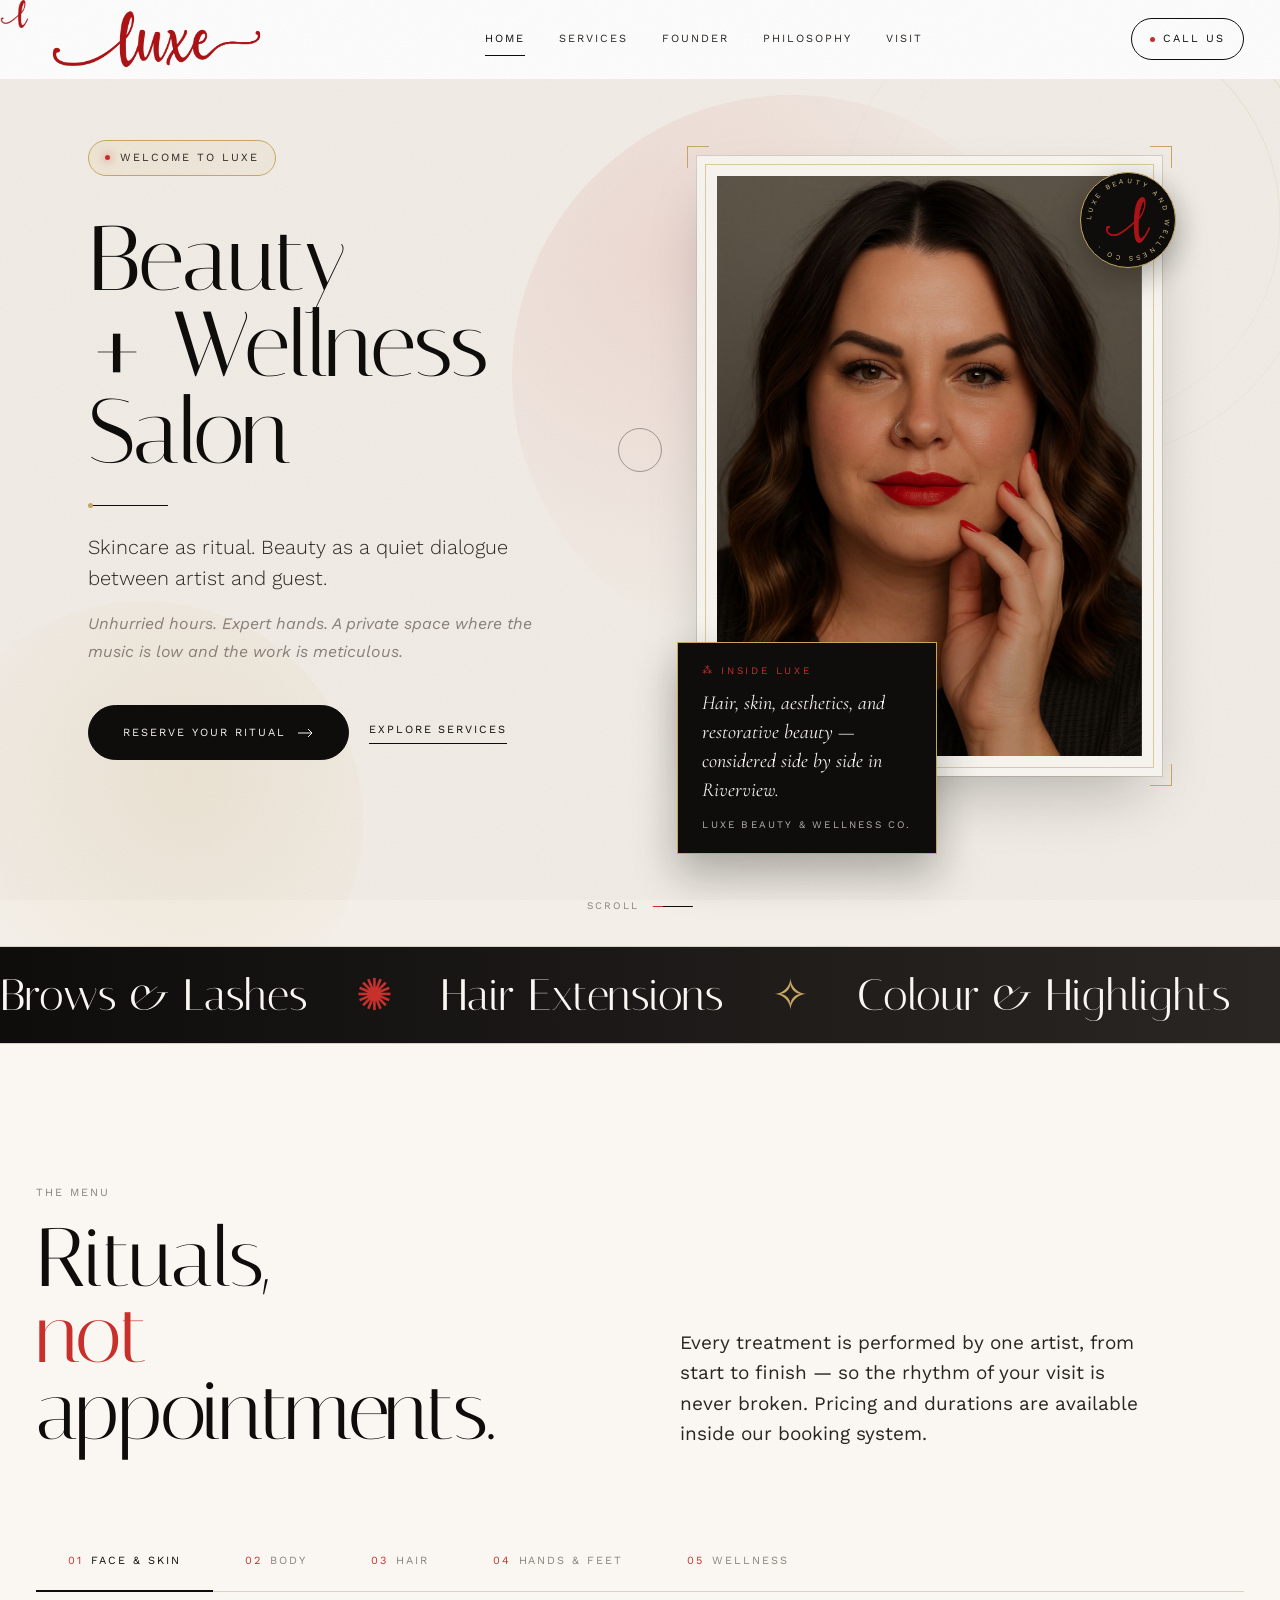
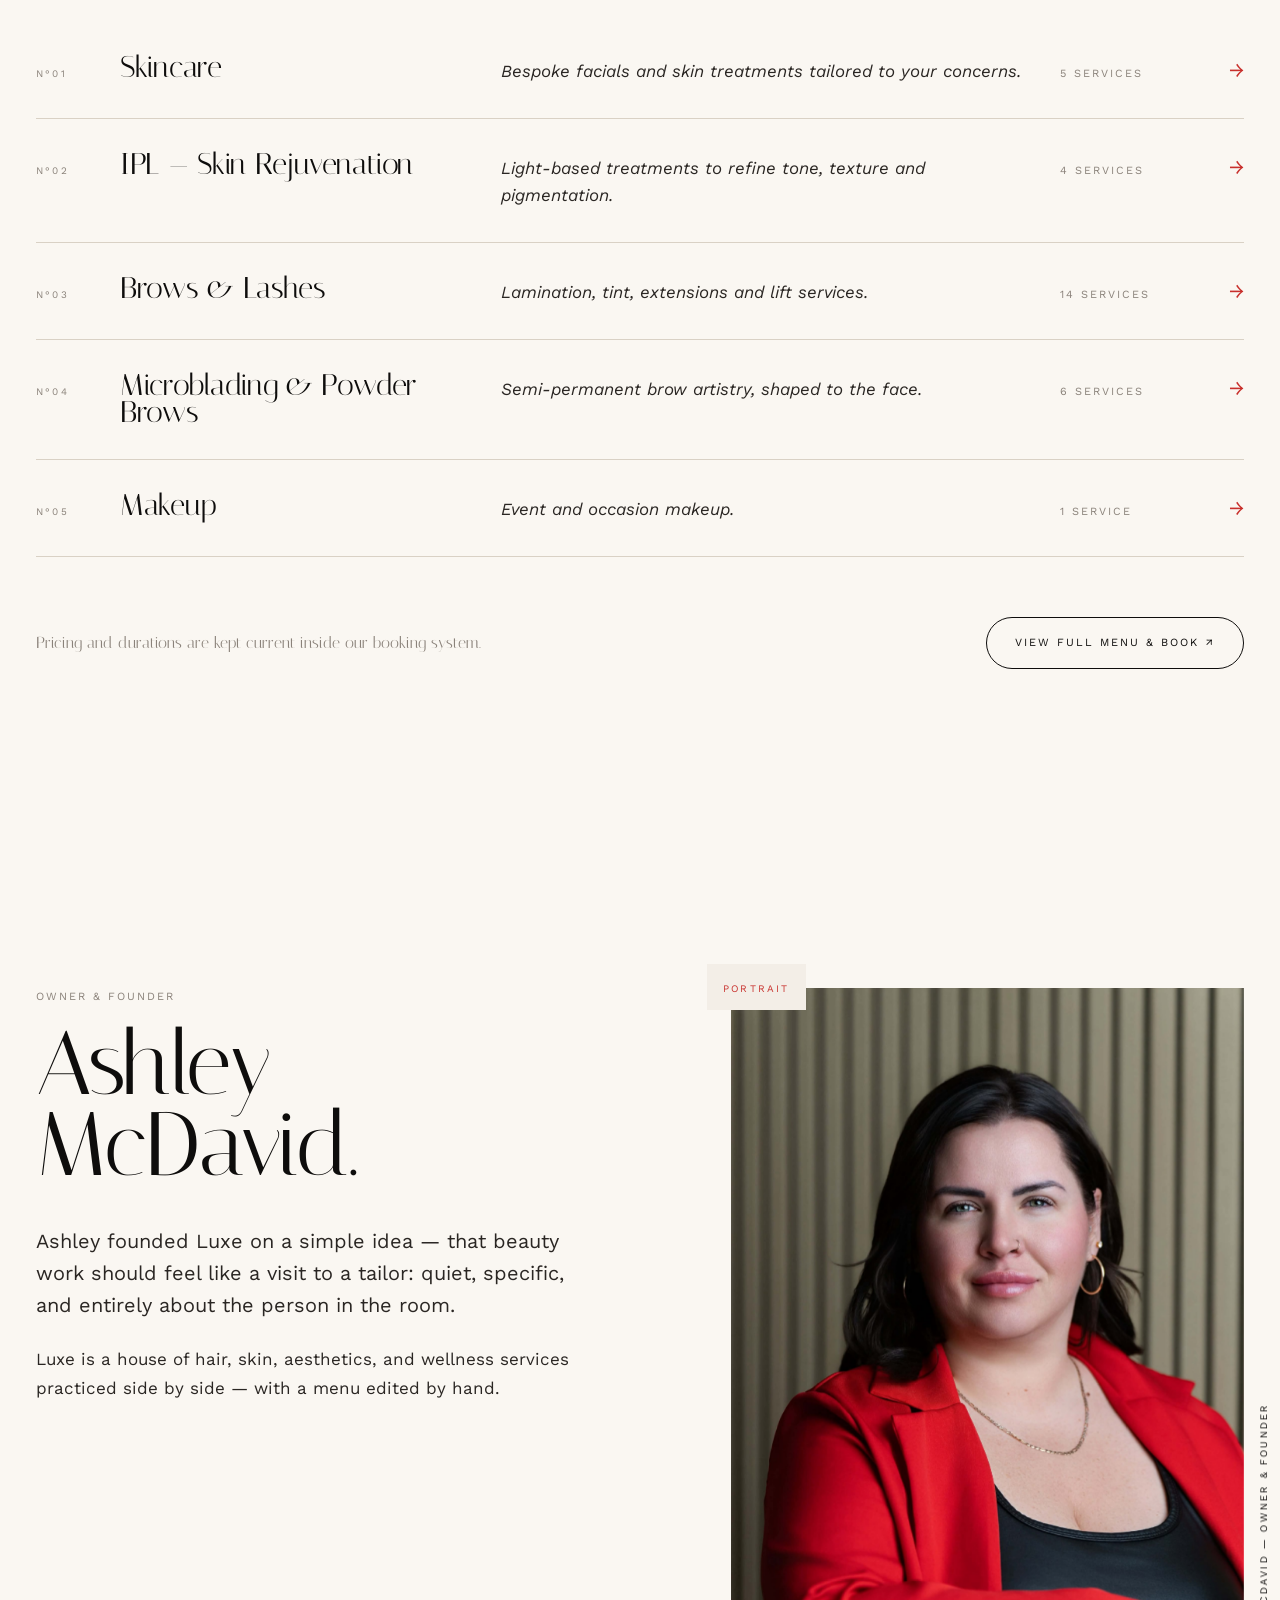
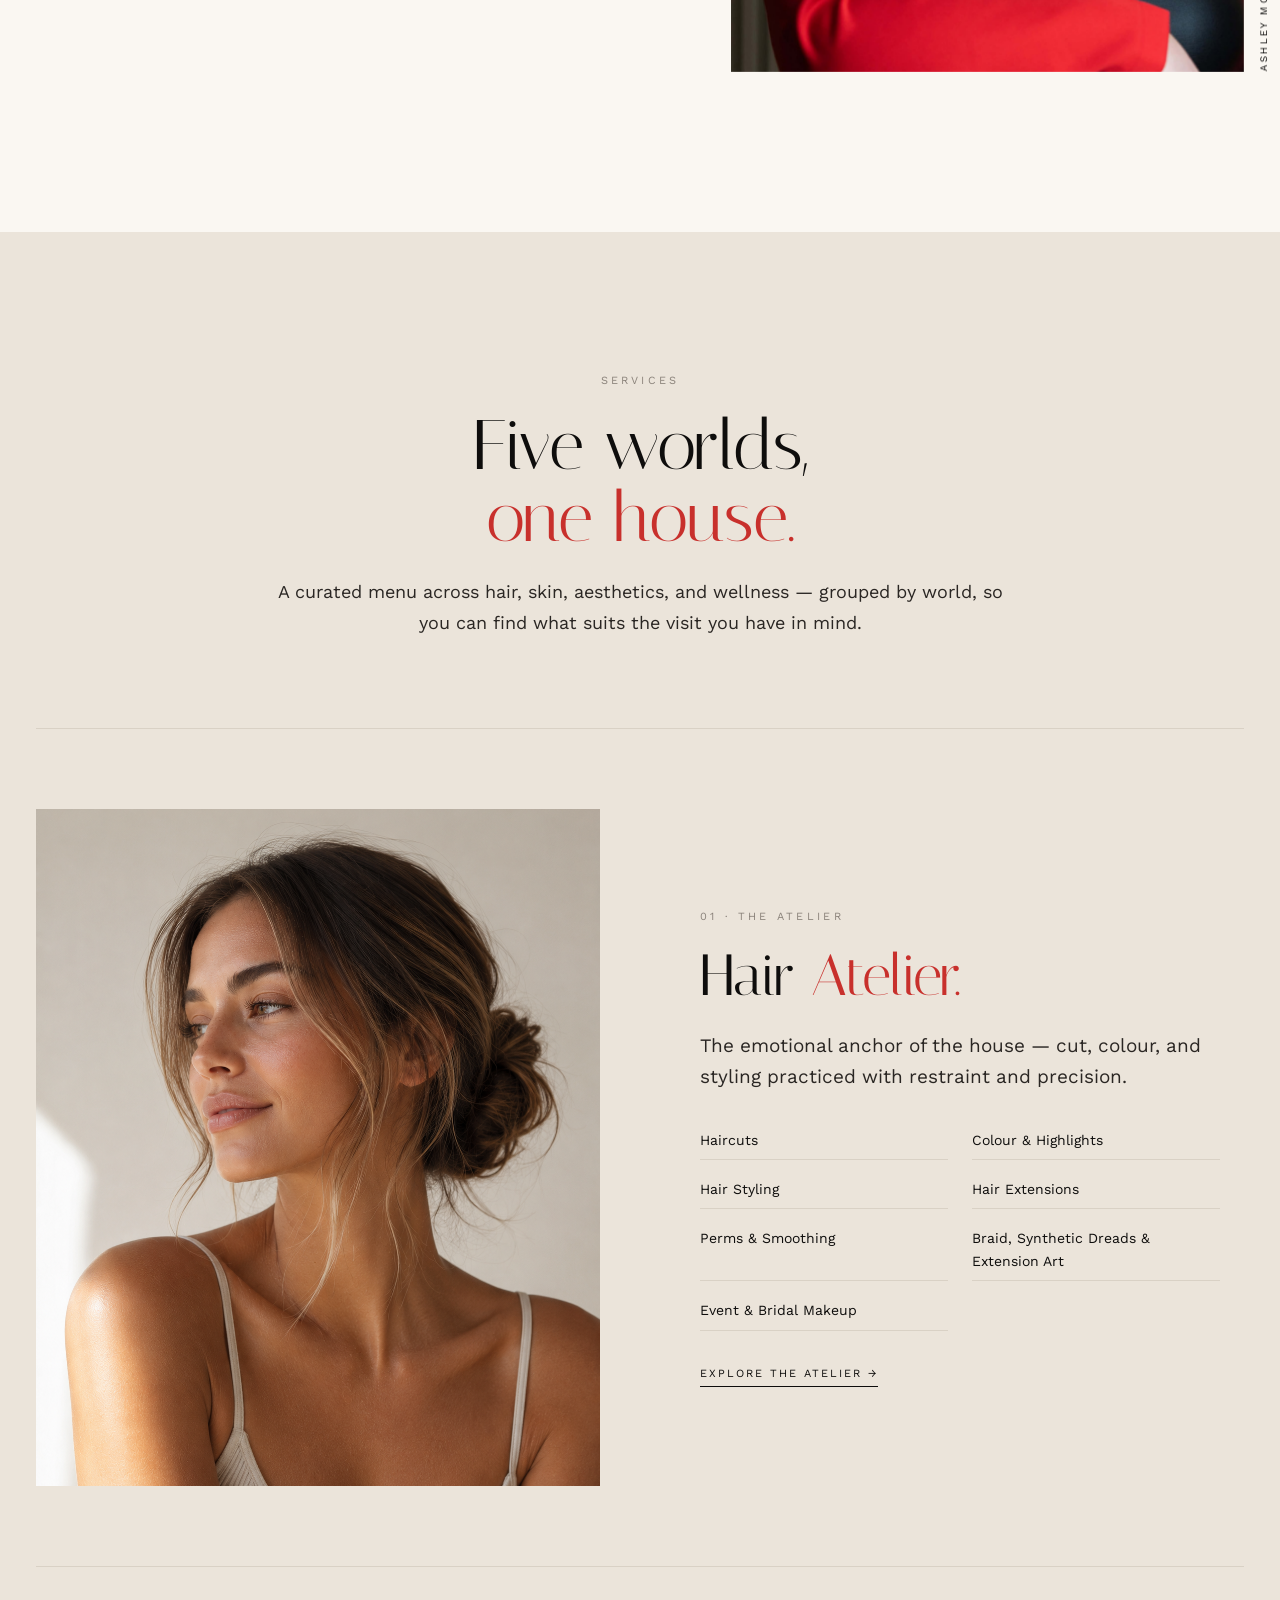
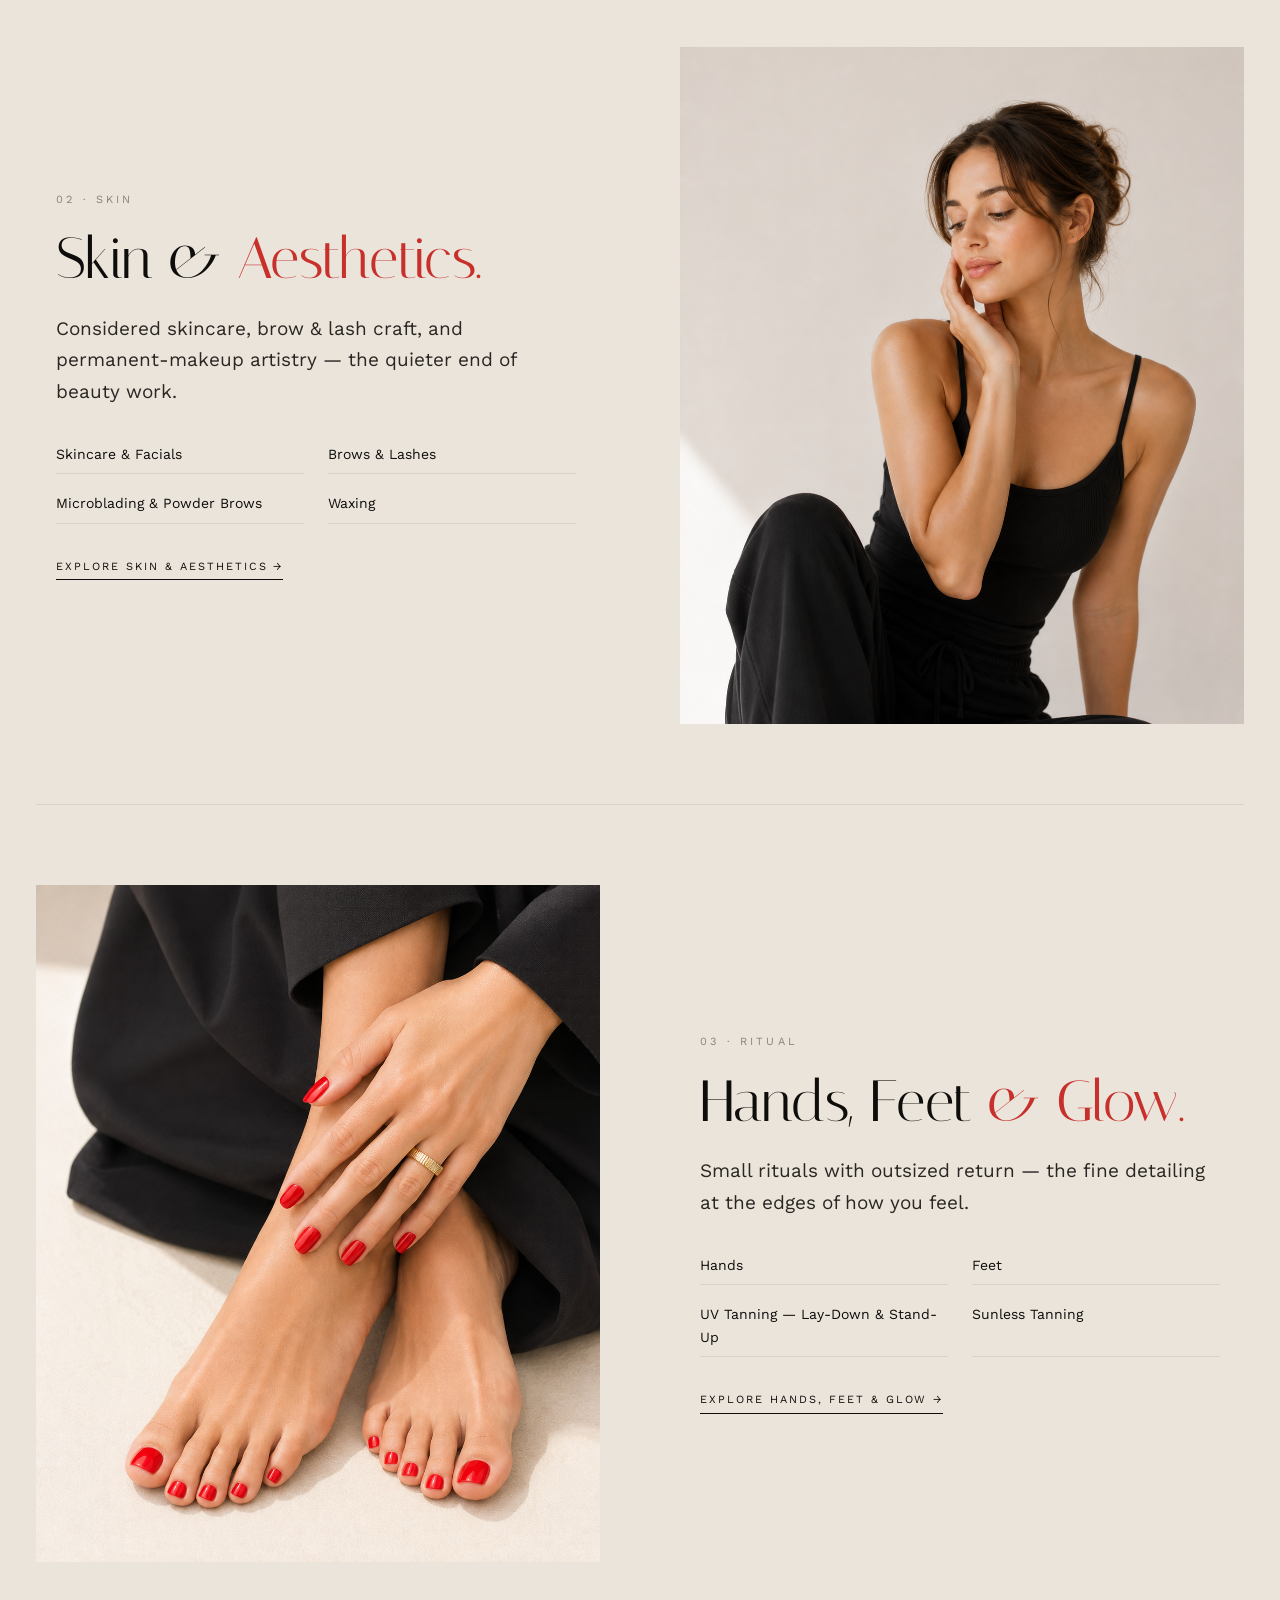
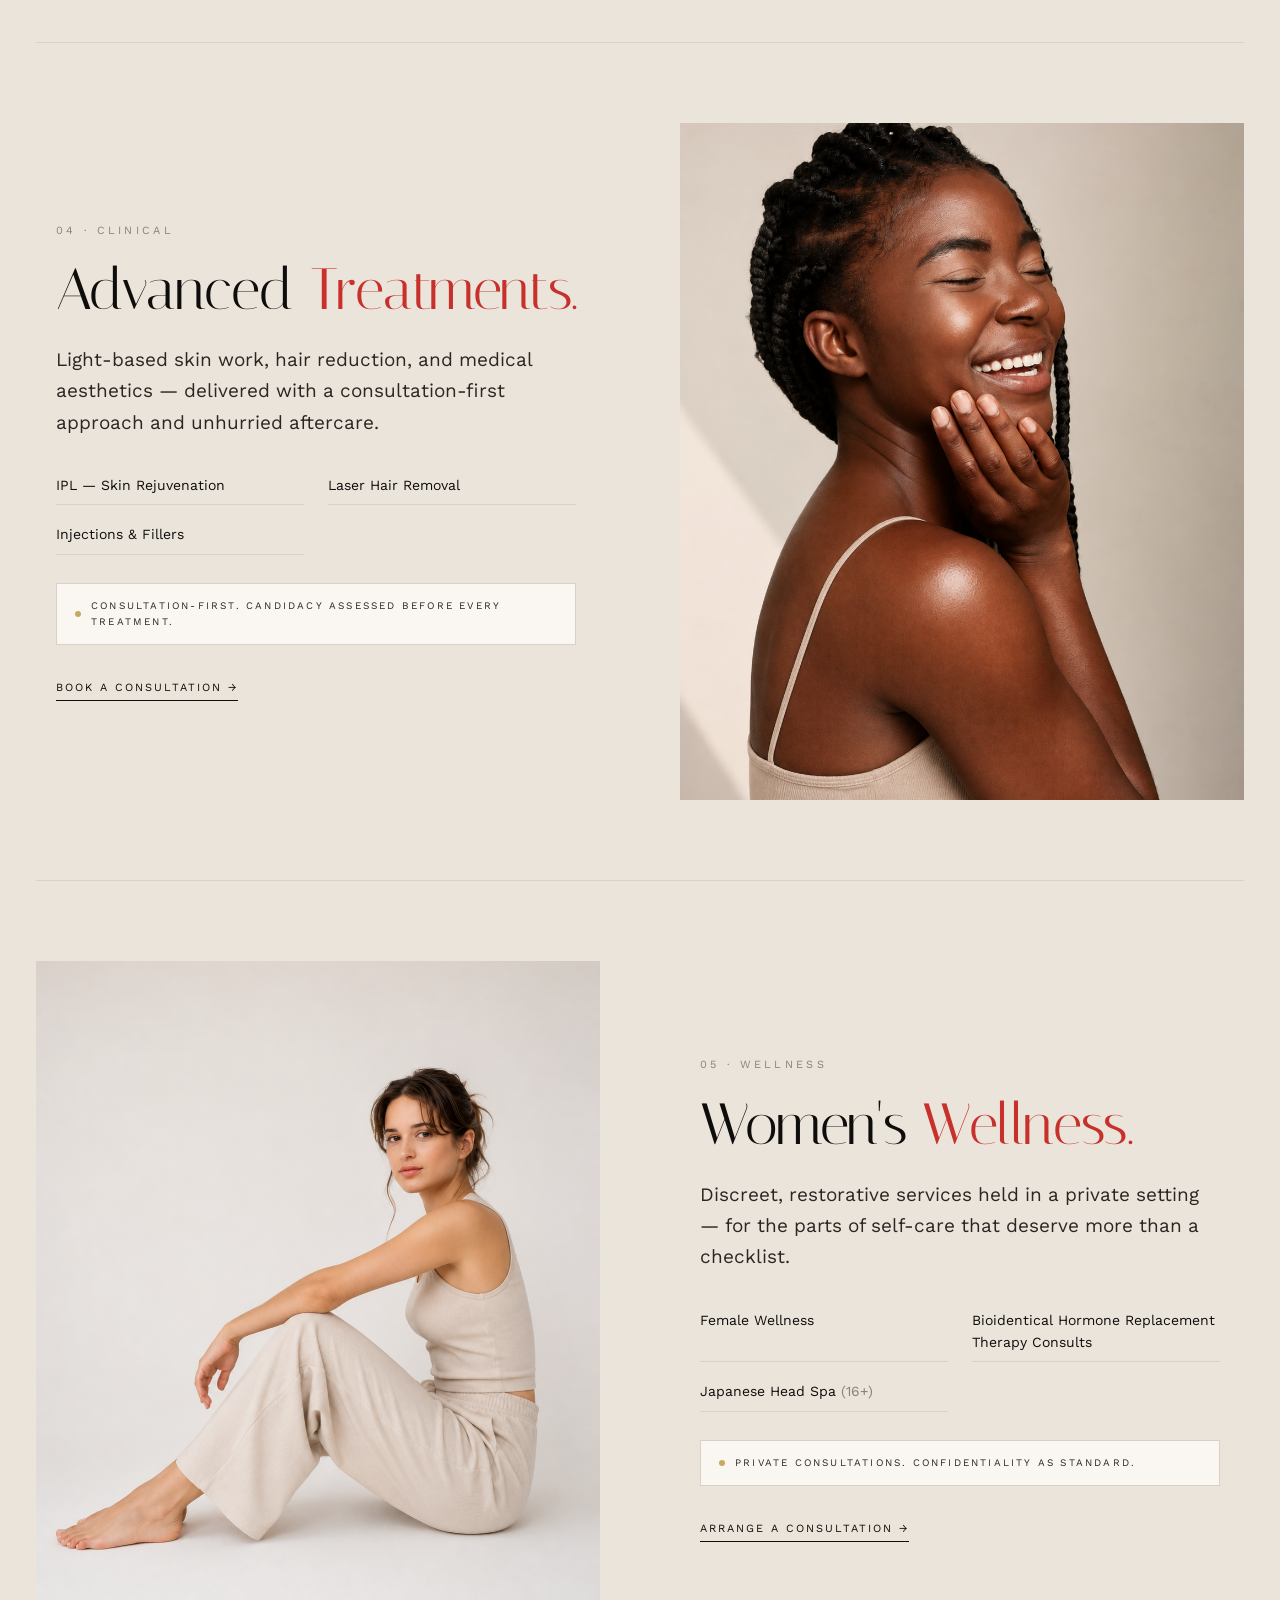
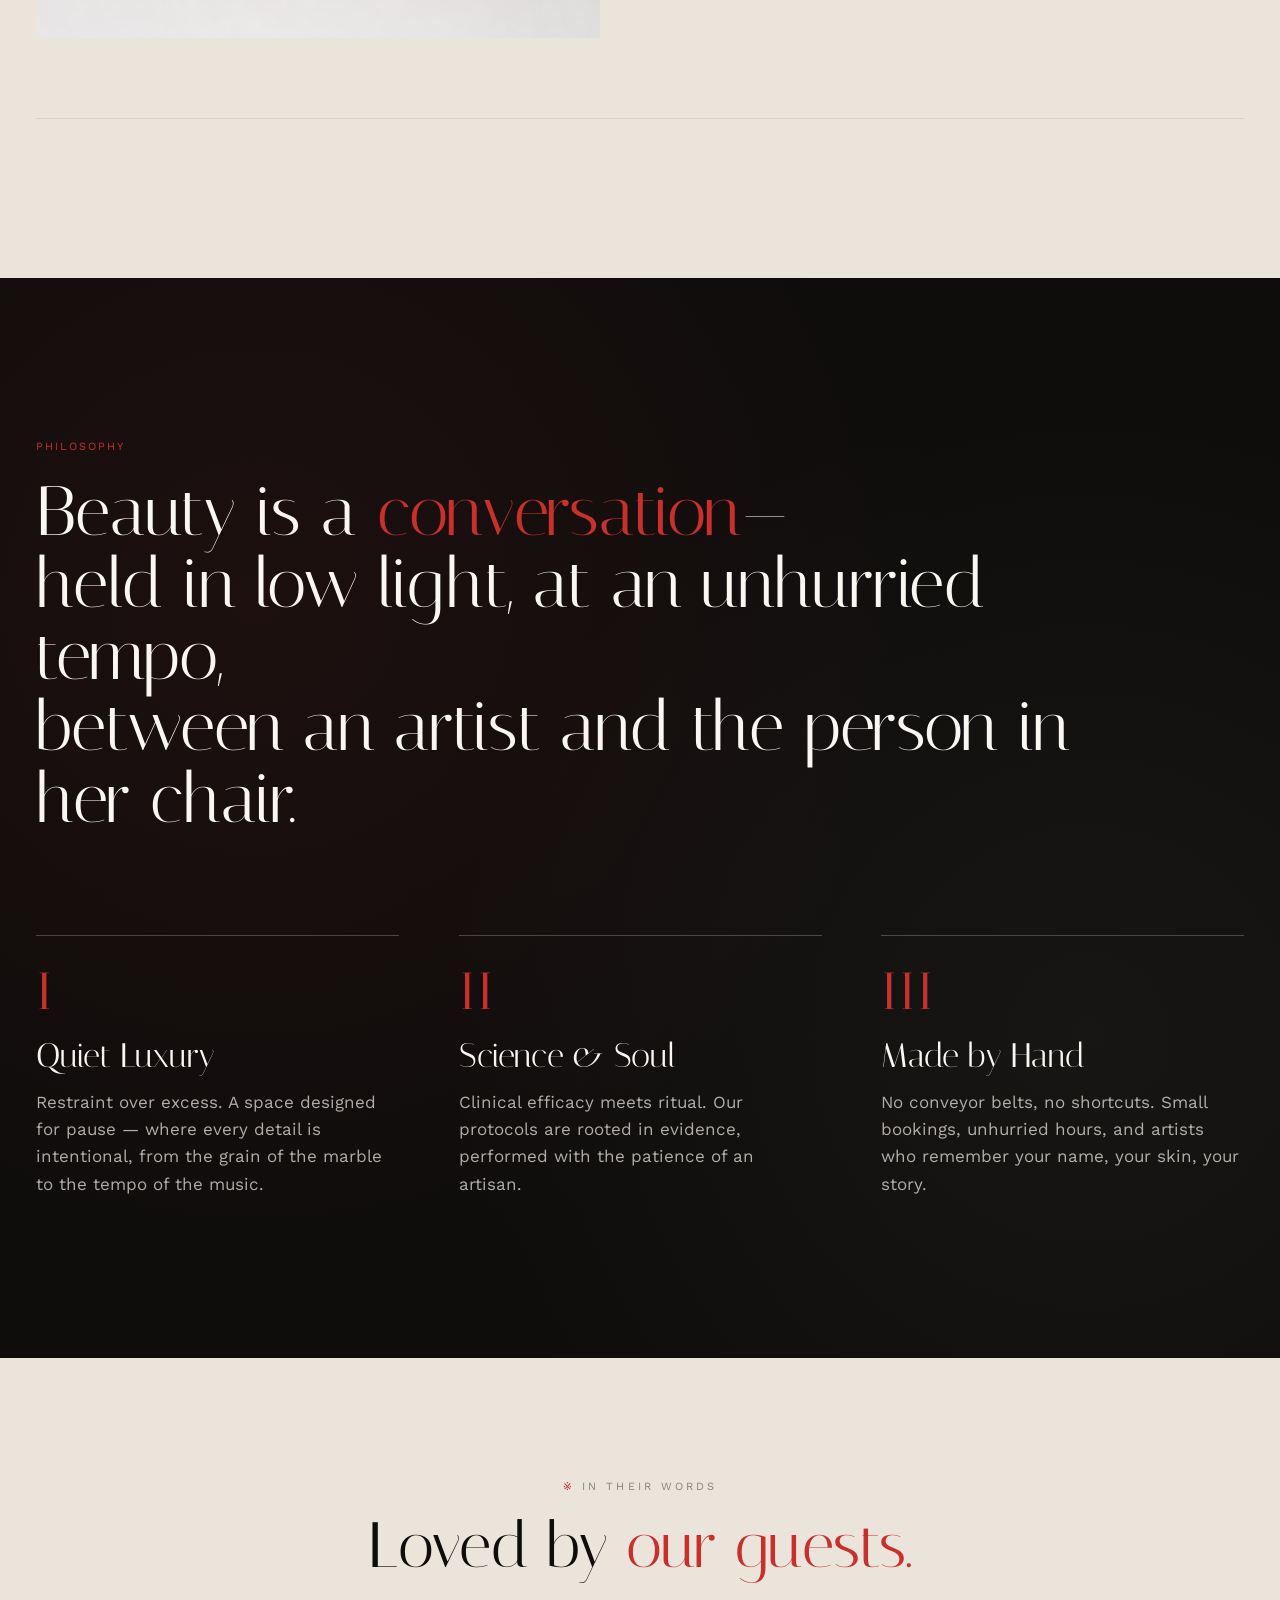
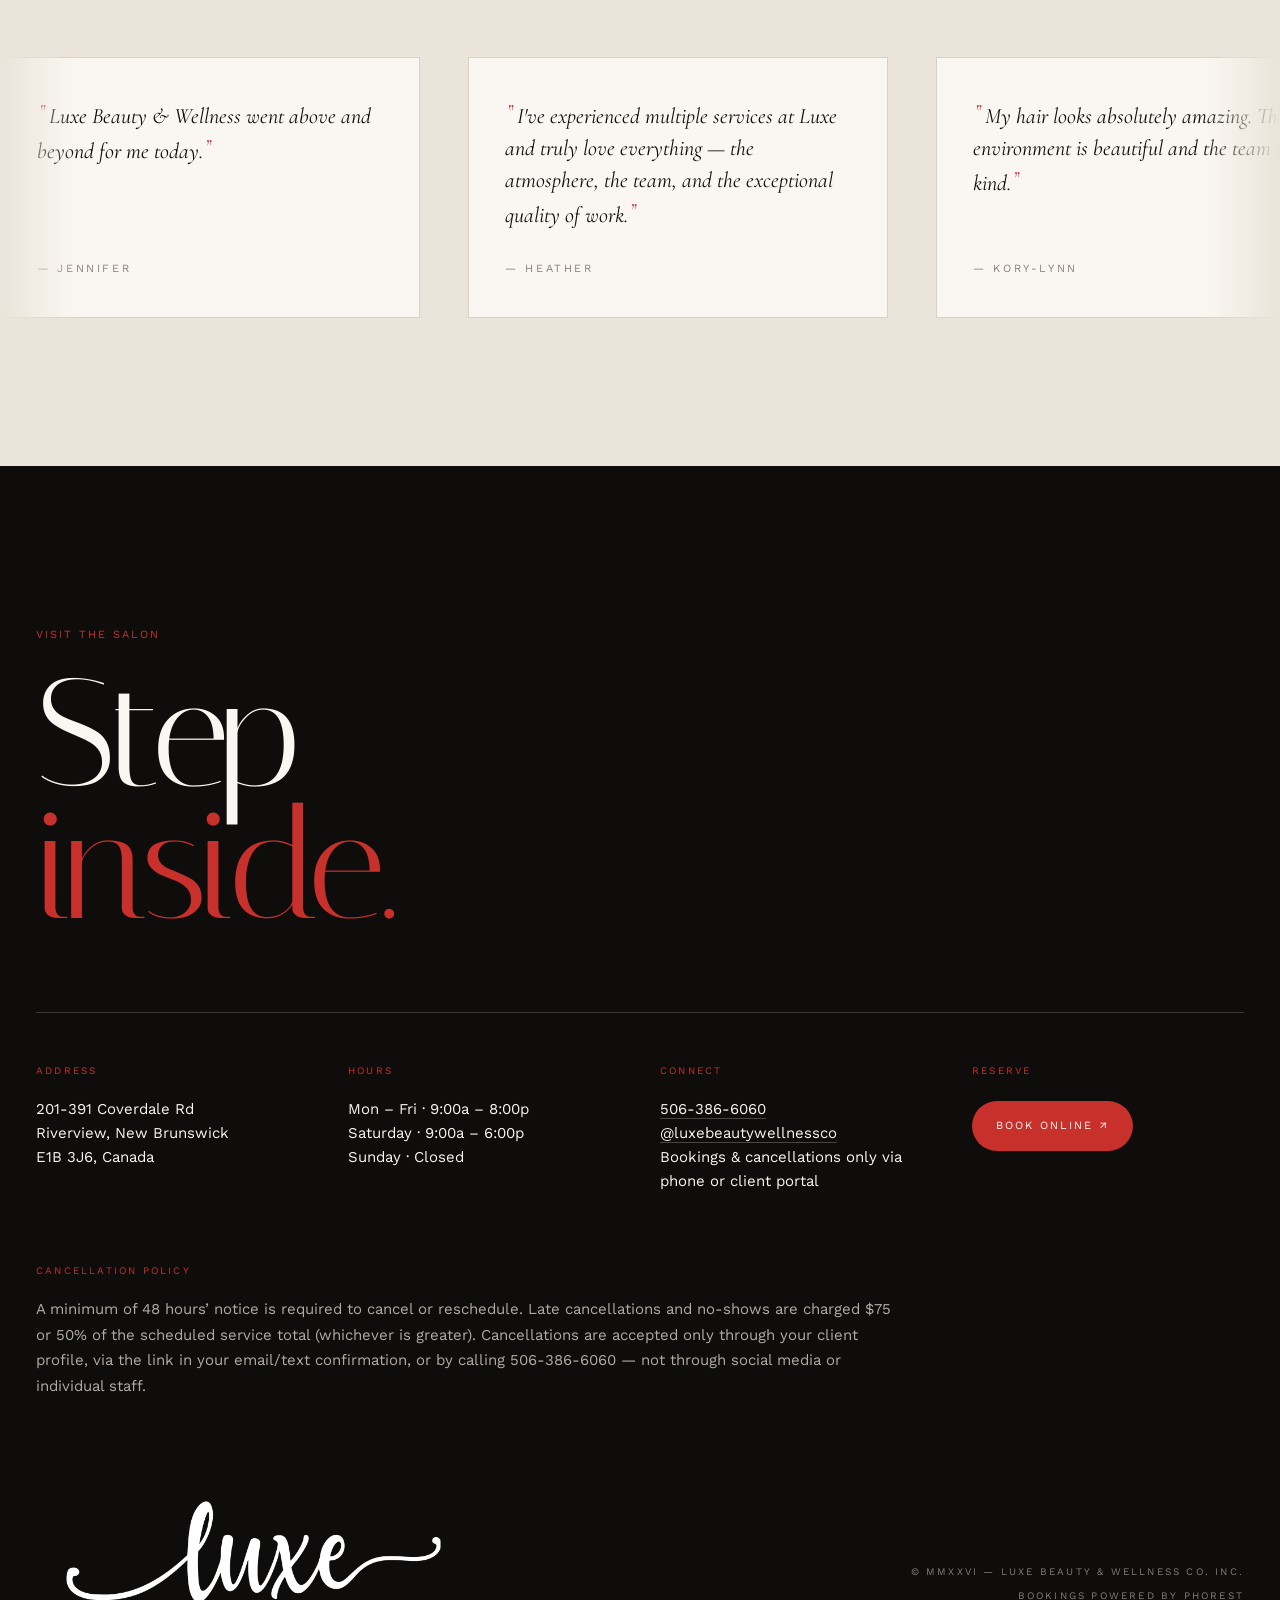
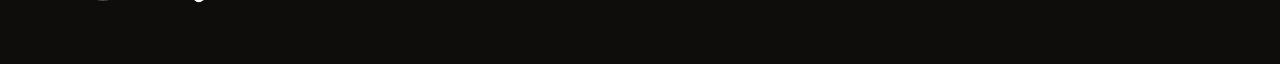
<file: index.html>
<!DOCTYPE html>
<html lang="en">
<head>
<meta charset="UTF-8" />
<meta name="viewport" content="width=device-width, initial-scale=1.0" />
<title>Luxe Beauty & Wellness Co. — Riverview, NB</title>
<meta name="description" content="Luxe Beauty & Wellness Co. — a beauty and wellness salon in Riverview, New Brunswick. Skincare, lashes, hair, laser, Japanese head spa and more.">

<link rel="icon" type="image/png" href="assets/Iconography-1.png">
<link rel="apple-touch-icon" href="assets/Iconography-1.png">

<link rel="preconnect" href="https://fonts.googleapis.com">
<link rel="preconnect" href="https://fonts.gstatic.com" crossorigin>
<link rel="stylesheet" href="https://fonts.googleapis.com/css2?family=Italiana&family=Cormorant+Garamond:ital,wght@0,300;0,400;0,500;1,400&family=Work+Sans:wght@300;400;500&display=swap">

<link rel="stylesheet" href="styles.css">
</head>
<body>

<!-- ============ HEADER ============ -->
<header id="site-header">
  <a href="#home" class="logo-link" data-nav="home">
    <img src="assets/logo-without-slogan.png" alt="Luxe Beauty & Wellness Co.">
  </a>
  <nav class="desktop-nav" aria-label="Primary">
    <a href="#home"       class="mono nav-link" data-nav="home">Home</a>
    <a href="#services"   class="mono nav-link" data-nav="services">Services</a>
    <a href="#founder"    class="mono nav-link" data-nav="founder">Founder</a>
    <a href="#philosophy" class="mono nav-link" data-nav="philosophy">Philosophy</a>
    <a href="#contact"    class="mono nav-link" data-nav="contact">Visit</a>
  </nav>
  <a href="tel:+15063866060" class="mono btn-book" aria-label="Call Luxe Beauty & Wellness Co. at 506-386-6060">
    <span class="dot"></span> Call us
  </a>
  <button class="mobile-nav-toggle" aria-label="Open menu" aria-expanded="false">
    <span></span><span></span><span></span>
  </button>
</header>

<main>

  <!-- ============ HERO ============ -->
  <section id="home" class="hero">
    <div class="hero-ambient" aria-hidden="true">
      <div class="hero-blob hero-blob-red" data-parallax="1"></div>
      <div class="hero-blob hero-blob-gold" data-parallax="2"></div>
      <svg class="hero-rings" viewBox="0 0 520 520">
        <defs>
          <linearGradient id="goldline" x1="0" y1="0" x2="1" y2="1">
            <stop offset="0" stop-color="#E3CC91" stop-opacity="0"/>
            <stop offset="0.5" stop-color="#C9A961" stop-opacity="1"/>
            <stop offset="1" stop-color="#C9A961" stop-opacity="0"/>
          </linearGradient>
        </defs>
        <circle cx="260" cy="260" r="240" fill="none" stroke="url(#goldline)" stroke-width="0.7" class="ring ring-slow"/>
        <circle cx="260" cy="260" r="200" fill="none" stroke="url(#goldline)" stroke-width="0.5" class="ring ring-rev"/>
      </svg>
    </div>

    <div class="hero-left reveal">
      <div class="mono hero-pill">
        <span class="pulse-dot"></span> Welcome to Luxe
      </div>

      <h1 class="display hero-headline">
        <span>Beauty</span>
        <span>+ Wellness</span>
        <span>Salon</span>
      </h1>

      <div class="hero-rule"><span></span></div>

      <p class="hero-lede">
        Skincare as ritual. Beauty as a quiet dialogue between artist and guest.
      </p>
      <p class="hero-sub">
        Unhurried hours. Expert hands. A private space where the music is low and the work is meticulous.
      </p>

      <div class="hero-ctas">
        <a href="https://www.phorest.com/salon/luxebeautywellnessco" target="_blank" rel="noreferrer" class="mono btn-primary hoverable">
          Reserve your ritual
          <svg width="16" height="10" viewBox="0 0 16 10"><path d="M0,5 L14,5 M10,1 L14,5 L10,9" fill="none" stroke="currentColor" stroke-width="1"/></svg>
        </a>
        <a href="#services" class="mono link-underline" data-nav="services">Explore services</a>
      </div>
    </div>

    <div class="hero-right" data-parallax="3">
      <div class="portrait-float">
        <div class="portrait-frame">
          <div class="portrait-inner-border"></div>
          <div class="portrait-image-wrap">
            <img src="assets/founder-cream.jpg" alt="Luxe atelier">
          </div>
        </div>
        <span class="corner tl"></span>
        <span class="corner tr"></span>
        <span class="corner bl"></span>
        <span class="corner br"></span>
      </div>

      <div class="stamp">
        <svg viewBox="0 0 124 124" class="stamp-svg">
          <defs><path id="circ" d="M 62,62 m -48,0 a 48,48 0 1,1 96,0 a 48,48 0 1,1 -96,0"/></defs>
          <text font-size="9" fill="#E3CC91" font-family="Work Sans" letter-spacing="4">
            <textPath href="#circ">LUXE BEAUTY AND WELLNESS CO · </textPath>
          </text>
        </svg>
        <div class="stamp-center">
          <img src="assets/Iconography-1.png" alt="" class="stamp-icon">
        </div>
      </div>

      <aside class="quote-card">
        <div class="mono mono-sm quote-label">⁂ INSIDE LUXE</div>
        <div class="quote-body">Hair, skin, aesthetics, and restorative beauty — considered side by side in Riverview.</div>
        <div class="mono mono-sm quote-by">LUXE BEAUTY &amp; WELLNESS CO.</div>
      </aside>
    </div>

    <div class="hero-meta-left mono mono-sm">
      <span class="muted">SCROLL</span>
      <span class="slide-rail"><span class="slide-rail-inner"></span></span>
    </div>
  </section>

  <!-- ============ MARQUEE ============ -->
  <div class="marquee">
    <div class="marquee-track">
      <!-- repeated 3x for seamless loop -->
      <span class="m-item">Brows &amp; Lashes</span><span class="m-sep red">✺</span>
      <span class="m-item">Hair Extensions</span><span class="m-sep gold">✧</span>
      <span class="m-item">Colour &amp; Highlights</span><span class="m-sep red">✺</span>
      <span class="m-item">Laser Hair Removal</span><span class="m-sep gold">✧</span>
      <span class="m-item">Japanese Head Spa</span><span class="m-sep red">✺</span>
      <span class="m-item">IPL Skin Rejuvenation</span><span class="m-sep gold">✧</span>
      <span class="m-item">Microblading</span><span class="m-sep red">✺</span>
      <span class="m-item">Injections &amp; Fillers</span><span class="m-sep gold">✧</span>
      <span class="m-item">Skincare</span><span class="m-sep red">✺</span>
      <span class="m-item">Waxing</span><span class="m-sep gold">✧</span>

      <span class="m-item">Brows &amp; Lashes</span><span class="m-sep red">✺</span>
      <span class="m-item">Hair Extensions</span><span class="m-sep gold">✧</span>
      <span class="m-item">Colour &amp; Highlights</span><span class="m-sep red">✺</span>
      <span class="m-item">Laser Hair Removal</span><span class="m-sep gold">✧</span>
      <span class="m-item">Japanese Head Spa</span><span class="m-sep red">✺</span>
      <span class="m-item">IPL Skin Rejuvenation</span><span class="m-sep gold">✧</span>
      <span class="m-item">Microblading</span><span class="m-sep red">✺</span>
      <span class="m-item">Injections &amp; Fillers</span><span class="m-sep gold">✧</span>
      <span class="m-item">Skincare</span><span class="m-sep red">✺</span>
      <span class="m-item">Waxing</span><span class="m-sep gold">✧</span>

      <span class="m-item">Brows &amp; Lashes</span><span class="m-sep red">✺</span>
      <span class="m-item">Hair Extensions</span><span class="m-sep gold">✧</span>
      <span class="m-item">Colour &amp; Highlights</span><span class="m-sep red">✺</span>
      <span class="m-item">Laser Hair Removal</span><span class="m-sep gold">✧</span>
      <span class="m-item">Japanese Head Spa</span><span class="m-sep red">✺</span>
      <span class="m-item">IPL Skin Rejuvenation</span><span class="m-sep gold">✧</span>
      <span class="m-item">Microblading</span><span class="m-sep red">✺</span>
      <span class="m-item">Injections &amp; Fillers</span><span class="m-sep gold">✧</span>
      <span class="m-item">Skincare</span><span class="m-sep red">✺</span>
      <span class="m-item">Waxing</span><span class="m-sep gold">✧</span>
    </div>
  </div>

  <!-- ============ SERVICES ============ -->
  <section id="services" class="services">
    <div class="wrap">
      <div class="services-head">
        <div class="reveal">
          <div class="mono muted mb">The Menu</div>
          <h2 class="display services-title">
            Rituals,<br>
            <span class="italic red">not</span> appointments.
          </h2>
        </div>
        <p class="services-intro reveal">
          Every treatment is performed by one artist, from start to finish — so the rhythm of your visit is never broken. Pricing and durations are available inside our booking system.
        </p>
      </div>

      <div class="tabs" role="tablist">
        <button class="tab mono active" role="tab" data-tab="face"><span class="tab-n">01</span>Face &amp; Skin</button>
        <button class="tab mono"        role="tab" data-tab="body"><span class="tab-n">02</span>Body</button>
        <button class="tab mono"        role="tab" data-tab="hair"><span class="tab-n">03</span>Hair</button>
        <button class="tab mono"        role="tab" data-tab="handsfeet"><span class="tab-n">04</span>Hands &amp; Feet</button>
        <button class="tab mono"        role="tab" data-tab="wellness"><span class="tab-n">05</span>Wellness</button>
      </div>

      <div class="tab-panels">
        <div class="tab-panel active" data-panel="face">
          <a class="service-row" href="https://www.phorest.com/salon/luxebeautywellnessco" target="_blank" rel="noreferrer">
            <span class="mono mono-sm muted s-n">N°01</span>
            <span class="display s-name">Skincare</span>
            <span class="s-note">Bespoke facials and skin treatments tailored to your concerns.</span>
            <span class="mono s-count">5 services</span>
            <span class="s-arrow">→</span>
          </a>
          <a class="service-row" href="https://www.phorest.com/salon/luxebeautywellnessco" target="_blank" rel="noreferrer">
            <span class="mono mono-sm muted s-n">N°02</span>
            <span class="display s-name">IPL — Skin Rejuvenation</span>
            <span class="s-note">Light-based treatments to refine tone, texture and pigmentation.</span>
            <span class="mono s-count">4 services</span>
            <span class="s-arrow">→</span>
          </a>
          <a class="service-row" href="https://www.phorest.com/salon/luxebeautywellnessco" target="_blank" rel="noreferrer">
            <span class="mono mono-sm muted s-n">N°03</span>
            <span class="display s-name">Brows &amp; Lashes</span>
            <span class="s-note">Lamination, tint, extensions and lift services.</span>
            <span class="mono s-count">14 services</span>
            <span class="s-arrow">→</span>
          </a>
          <a class="service-row" href="https://www.phorest.com/salon/luxebeautywellnessco" target="_blank" rel="noreferrer">
            <span class="mono mono-sm muted s-n">N°04</span>
            <span class="display s-name">Microblading &amp; Powder Brows</span>
            <span class="s-note">Semi-permanent brow artistry, shaped to the face.</span>
            <span class="mono s-count">6 services</span>
            <span class="s-arrow">→</span>
          </a>
          <a class="service-row" href="https://www.phorest.com/salon/luxebeautywellnessco" target="_blank" rel="noreferrer">
            <span class="mono mono-sm muted s-n">N°05</span>
            <span class="display s-name">Makeup</span>
            <span class="s-note">Event and occasion makeup.</span>
            <span class="mono s-count">1 service</span>
            <span class="s-arrow">→</span>
          </a>
        </div>

        <div class="tab-panel" data-panel="body">
          <a class="service-row" href="https://www.phorest.com/salon/luxebeautywellnessco" target="_blank" rel="noreferrer">
            <span class="mono mono-sm muted s-n">N°01</span>
            <span class="display s-name">Laser Hair Removal</span>
            <span class="s-note">Targeted, progressive hair reduction across the body.</span>
            <span class="mono s-count">22 services</span>
            <span class="s-arrow">→</span>
          </a>
          <a class="service-row" href="https://www.phorest.com/salon/luxebeautywellnessco" target="_blank" rel="noreferrer">
            <span class="mono mono-sm muted s-n">N°02</span>
            <span class="display s-name">Waxing</span>
            <span class="s-note">Precision waxing for face and body.</span>
            <span class="mono s-count">17 services</span>
            <span class="s-arrow">→</span>
          </a>
          <a class="service-row" href="https://www.phorest.com/salon/luxebeautywellnessco" target="_blank" rel="noreferrer">
            <span class="mono mono-sm muted s-n">N°03</span>
            <span class="display s-name">Japanese Head Spa</span>
            <span class="s-note">Ritual scalp and hair therapy. Ages 16 and up.</span>
            <span class="mono s-count">4 services</span>
            <span class="s-arrow">→</span>
          </a>
          <a class="service-row" href="https://www.phorest.com/salon/luxebeautywellnessco" target="_blank" rel="noreferrer">
            <span class="mono mono-sm muted s-n">N°04</span>
            <span class="display s-name">Injections &amp; Fillers</span>
            <span class="s-note">Medical aesthetic treatments.</span>
            <span class="mono s-count">2 services</span>
            <span class="s-arrow">→</span>
          </a>
        </div>

        <div class="tab-panel" data-panel="hair">
          <a class="service-row" href="https://www.phorest.com/salon/luxebeautywellnessco" target="_blank" rel="noreferrer">
            <span class="mono mono-sm muted s-n">N°01</span>
            <span class="display s-name">Haircuts</span>
            <span class="s-note">Cuts considered to the shape of your face and hair type.</span>
            <span class="mono s-count">3 services</span>
            <span class="s-arrow">→</span>
          </a>
          <a class="service-row" href="https://www.phorest.com/salon/luxebeautywellnessco" target="_blank" rel="noreferrer">
            <span class="mono mono-sm muted s-n">N°02</span>
            <span class="display s-name">Colour &amp; Highlights</span>
            <span class="s-note">Single process, dimensional colour, balayage and beyond.</span>
            <span class="mono s-count">16 services</span>
            <span class="s-arrow">→</span>
          </a>
          <a class="service-row" href="https://www.phorest.com/salon/luxebeautywellnessco" target="_blank" rel="noreferrer">
            <span class="mono mono-sm muted s-n">N°03</span>
            <span class="display s-name">Hair Styling</span>
            <span class="s-note">Blowouts and occasion styling.</span>
            <span class="mono s-count">3 services</span>
            <span class="s-arrow">→</span>
          </a>
          <a class="service-row" href="https://www.phorest.com/salon/luxebeautywellnessco" target="_blank" rel="noreferrer">
            <span class="mono mono-sm muted s-n">N°04</span>
            <span class="display s-name">Hair Extensions</span>
            <span class="s-note">Application and maintenance of premium extensions.</span>
            <span class="mono s-count">14 services</span>
            <span class="s-arrow">→</span>
          </a>
          <a class="service-row" href="https://www.phorest.com/salon/luxebeautywellnessco" target="_blank" rel="noreferrer">
            <span class="mono mono-sm muted s-n">N°05</span>
            <span class="display s-name">Perms &amp; Smoothing Treatments</span>
            <span class="s-note">Texture and smoothing services.</span>
            <span class="mono s-count">8 services</span>
            <span class="s-arrow">→</span>
          </a>
          <a class="service-row" href="https://www.phorest.com/salon/luxebeautywellnessco" target="_blank" rel="noreferrer">
            <span class="mono mono-sm muted s-n">N°06</span>
            <span class="display s-name">Braid, Synthetic Dreads &amp; Extension Art</span>
            <span class="s-note">Protective, decorative and specialty braid work.</span>
            <span class="mono s-count">8 services</span>
            <span class="s-arrow">→</span>
          </a>
        </div>

        <div class="tab-panel" data-panel="handsfeet">
          <a class="service-row" href="https://www.phorest.com/salon/luxebeautywellnessco" target="_blank" rel="noreferrer">
            <span class="mono mono-sm muted s-n">N°01</span>
            <span class="display s-name">Hands</span>
            <span class="s-note">Manicures and hand care services.</span>
            <span class="mono s-count">8 services</span>
            <span class="s-arrow">→</span>
          </a>
          <a class="service-row" href="https://www.phorest.com/salon/luxebeautywellnessco" target="_blank" rel="noreferrer">
            <span class="mono mono-sm muted s-n">N°02</span>
            <span class="display s-name">Feet</span>
            <span class="s-note">Pedicures and foot care services.</span>
            <span class="mono s-count">3 services</span>
            <span class="s-arrow">→</span>
          </a>
        </div>

        <div class="tab-panel" data-panel="wellness">
          <a class="service-row" href="https://www.phorest.com/salon/luxebeautywellnessco" target="_blank" rel="noreferrer">
            <span class="mono mono-sm muted s-n">N°01</span>
            <span class="display s-name">Female Wellness</span>
            <span class="s-note">Specialty women’s wellness services.</span>
            <span class="mono s-count">2 services</span>
            <span class="s-arrow">→</span>
          </a>
          <a class="service-row" href="https://www.phorest.com/salon/luxebeautywellnessco" target="_blank" rel="noreferrer">
            <span class="mono mono-sm muted s-n">N°02</span>
            <span class="display s-name">Bioidentical Hormone Replacement Therapy Consults</span>
            <span class="s-note">Consultations for BHRT.</span>
            <span class="mono s-count">1 service</span>
            <span class="s-arrow">→</span>
          </a>
          <a class="service-row" href="https://www.phorest.com/salon/luxebeautywellnessco" target="_blank" rel="noreferrer">
            <span class="mono mono-sm muted s-n">N°03</span>
            <span class="display s-name">UV &amp; Sunless Tanning</span>
            <span class="s-note">Stand-up, lay-down and sunless tanning options.</span>
            <span class="mono s-count">3 services</span>
            <span class="s-arrow">→</span>
          </a>
        </div>
      </div>

      <div class="services-foot reveal">
        <p class="muted italic">Pricing and durations are kept current inside our booking system.</p>
        <a href="https://www.phorest.com/salon/luxebeautywellnessco" target="_blank" rel="noreferrer" class="mono btn-outline">View full menu &amp; book ↗</a>
      </div>
    </div>
  </section>

  <!-- ============ FOUNDER ============ -->
  <section id="founder" class="founder">
    <div class="wrap">
      <div class="fd-grid">
        <div class="fd-text">
          <div class="mono muted mb reveal">Owner &amp; Founder</div>
          <h2 class="display fd-title reveal">
            Ashley<br><span class="italic">McDavid.</span>
          </h2>
          <p class="fd-lede reveal">
            Ashley founded Luxe on a simple idea — that beauty work should feel like a visit to a tailor: quiet, specific, and entirely about the person in the room.
          </p>
          <p class="fd-sub reveal">
            Luxe is a house of hair, skin, aesthetics, and wellness services practiced side by side — with a menu edited by hand.
          </p>
        </div>

        <div class="fd-image reveal">
          <img src="assets/founder-new-01.png" alt="Ashley McDavid, Owner & Founder">
          <div class="fd-tag">
            <span class="mono mono-sm">PORTRAIT</span>
          </div>
          <div class="fd-vert mono mono-sm">ASHLEY MCDAVID — OWNER &amp; FOUNDER</div>
        </div>
      </div>
    </div>
  </section>

  <!-- ============ SERVICE WORLDS ============ -->
  <section id="worlds" class="worlds">
    <div class="wrap">
      <header class="worlds-head">
        <div class="mono muted reveal">Services</div>
        <h2 class="display worlds-title reveal">
          Five worlds,<br><span class="italic">one house.</span>
        </h2>
        <p class="worlds-intro reveal">
          A curated menu across hair, skin, aesthetics, and wellness — grouped by world, so you can find what suits the visit you have in mind.
        </p>
      </header>

      <article class="world reveal">
        <div class="world-media">
          <img src="assets/world-hair.png" alt="">
        </div>
        <div class="world-text">
          <div class="mono world-n">01 · The Atelier</div>
          <h3 class="display world-name">Hair <span class="italic">Atelier.</span></h3>
          <p class="world-lede">
            The emotional anchor of the house — cut, colour, and styling practiced with restraint and precision.
          </p>
          <ul class="world-list">
            <li>Haircuts</li>
            <li>Colour &amp; Highlights</li>
            <li>Hair Styling</li>
            <li>Hair Extensions</li>
            <li>Perms &amp; Smoothing</li>
            <li>Braid, Synthetic Dreads &amp; Extension Art</li>
            <li>Event &amp; Bridal Makeup</li>
          </ul>
          <a href="https://www.phorest.com/salon/luxebeautywellnessco" target="_blank" rel="noreferrer" class="mono world-link">Explore the Atelier →</a>
        </div>
      </article>

      <article class="world world-rev reveal">
        <div class="world-media">
          <img src="assets/world-skin.png" alt="">
        </div>
        <div class="world-text">
          <div class="mono world-n">02 · Skin</div>
          <h3 class="display world-name">Skin &amp; <span class="italic">Aesthetics.</span></h3>
          <p class="world-lede">
            Considered skincare, brow &amp; lash craft, and permanent-makeup artistry — the quieter end of beauty work.
          </p>
          <ul class="world-list">
            <li>Skincare &amp; Facials</li>
            <li>Brows &amp; Lashes</li>
            <li>Microblading &amp; Powder Brows</li>
            <li>Waxing</li>
          </ul>
          <a href="https://www.phorest.com/salon/luxebeautywellnessco" target="_blank" rel="noreferrer" class="mono world-link">Explore Skin &amp; Aesthetics →</a>
        </div>
      </article>

      <article class="world reveal">
        <div class="world-media">
          <img src="assets/world-hands-feet.png" alt="">
        </div>
        <div class="world-text">
          <div class="mono world-n">03 · Ritual</div>
          <h3 class="display world-name">Hands, Feet <span class="italic">&amp; Glow.</span></h3>
          <p class="world-lede">
            Small rituals with outsized return — the fine detailing at the edges of how you feel.
          </p>
          <ul class="world-list">
            <li>Hands</li>
            <li>Feet</li>
            <li>UV Tanning — Lay-Down &amp; Stand-Up</li>
            <li>Sunless Tanning</li>
          </ul>
          <a href="https://www.phorest.com/salon/luxebeautywellnessco" target="_blank" rel="noreferrer" class="mono world-link">Explore Hands, Feet &amp; Glow →</a>
        </div>
      </article>

      <article class="world world-rev reveal">
        <div class="world-media">
          <img src="assets/world-advanced.png" alt="">
        </div>
        <div class="world-text">
          <div class="mono world-n">04 · Clinical</div>
          <h3 class="display world-name">Advanced <span class="italic">Treatments.</span></h3>
          <p class="world-lede">
            Light-based skin work, hair reduction, and medical aesthetics — delivered with a consultation-first approach and unhurried aftercare.
          </p>
          <ul class="world-list">
            <li>IPL — Skin Rejuvenation</li>
            <li>Laser Hair Removal</li>
            <li>Injections &amp; Fillers</li>
          </ul>
          <div class="world-trust mono mono-sm">
            <span class="pip"></span> Consultation-first. Candidacy assessed before every treatment.
          </div>
          <a href="https://www.phorest.com/salon/luxebeautywellnessco" target="_blank" rel="noreferrer" class="mono world-link">Book a consultation →</a>
        </div>
      </article>

      <article class="world reveal">
        <div class="world-media">
          <img src="assets/world-wellness.png" alt="">
        </div>
        <div class="world-text">
          <div class="mono world-n">05 · Wellness</div>
          <h3 class="display world-name">Women's <span class="italic">Wellness.</span></h3>
          <p class="world-lede">
            Discreet, restorative services held in a private setting — for the parts of self-care that deserve more than a checklist.
          </p>
          <ul class="world-list">
            <li>Female Wellness</li>
            <li>Bioidentical Hormone Replacement Therapy Consults</li>
            <li>Japanese Head Spa <span class="muted">(16+)</span></li>
          </ul>
          <div class="world-trust mono mono-sm">
            <span class="pip"></span> Private consultations. Confidentiality as standard.
          </div>
          <a href="https://www.phorest.com/salon/luxebeautywellnessco" target="_blank" rel="noreferrer" class="mono world-link">Arrange a consultation →</a>
        </div>
      </article>
    </div>
  </section>

  <!-- ============ PHILOSOPHY ============ -->
  <section id="philosophy" class="philosophy">
    <div class="philosophy-bg" aria-hidden="true"></div>
    <div class="wrap">
      <div class="mono philosophy-kicker reveal">Philosophy</div>
      <h2 class="display philosophy-title reveal">
        Beauty is a <em>conversation</em>—<br>
        held in low light, at an unhurried tempo,<br>
        between an artist and the person in her chair.
      </h2>

      <div class="phil-grid">
        <div class="phil-card reveal">
          <div class="display phil-n">I</div>
          <div class="display phil-t">Quiet Luxury</div>
          <p class="phil-d">Restraint over excess. A space designed for pause — where every detail is intentional, from the grain of the marble to the tempo of the music.</p>
        </div>
        <div class="phil-card reveal">
          <div class="display phil-n">II</div>
          <div class="display phil-t">Science &amp; Soul</div>
          <p class="phil-d">Clinical efficacy meets ritual. Our protocols are rooted in evidence, performed with the patience of an artisan.</p>
        </div>
        <div class="phil-card reveal">
          <div class="display phil-n">III</div>
          <div class="display phil-t">Made by Hand</div>
          <p class="phil-d">No conveyor belts, no shortcuts. Small bookings, unhurried hours, and artists who remember your name, your skin, your story.</p>
        </div>
      </div>
    </div>
  </section>

  <!-- ============ REVIEWS ============ -->
  <section class="reviews">
    <div class="reviews-head wrap">
      <div class="mono muted reveal"><span class="red">※</span> In their words</div>
      <h2 class="display reviews-title reveal">
        Loved by <span class="italic">our guests.</span>
      </h2>
    </div>
    <div class="reviews-marquee">
      <div class="reviews-track">
        <!-- set 1 -->
        <article class="review-card">
          <p class="review-quote"><span class="r-mark">“</span>Luxe Beauty &amp; Wellness went above and beyond for me today.<span class="r-mark">”</span></p>
          <div class="mono review-by">— Jennifer</div>
        </article>
        <article class="review-card">
          <p class="review-quote"><span class="r-mark">“</span>I've experienced multiple services at Luxe and truly love everything — the atmosphere, the team, and the exceptional quality of work.<span class="r-mark">”</span></p>
          <div class="mono review-by">— Heather</div>
        </article>
        <article class="review-card">
          <p class="review-quote"><span class="r-mark">“</span>My hair looks absolutely amazing. The environment is beautiful and the team is so kind.<span class="r-mark">”</span></p>
          <div class="mono review-by">— Kory-Lynn</div>
        </article>
        <article class="review-card">
          <p class="review-quote"><span class="r-mark">“</span>First visit… and now a forever client.<span class="r-mark">”</span></p>
          <div class="mono review-by">— Jessica</div>
        </article>
        <article class="review-card">
          <p class="review-quote"><span class="r-mark">“</span>I love my experience every single time.<span class="r-mark">”</span></p>
          <div class="mono review-by">— Melanie</div>
        </article>
        <article class="review-card">
          <p class="review-quote"><span class="r-mark">“</span>The staff is absolutely incredible.<span class="r-mark">”</span></p>
          <div class="mono review-by">— Brenda</div>
        </article>
        <!-- set 2 (duplicate for seamless loop) -->
        <article class="review-card" aria-hidden="true">
          <p class="review-quote"><span class="r-mark">“</span>Luxe Beauty &amp; Wellness went above and beyond for me today.<span class="r-mark">”</span></p>
          <div class="mono review-by">— Jennifer</div>
        </article>
        <article class="review-card" aria-hidden="true">
          <p class="review-quote"><span class="r-mark">“</span>I've experienced multiple services at Luxe and truly love everything — the atmosphere, the team, and the exceptional quality of work.<span class="r-mark">”</span></p>
          <div class="mono review-by">— Heather</div>
        </article>
        <article class="review-card" aria-hidden="true">
          <p class="review-quote"><span class="r-mark">“</span>My hair looks absolutely amazing. The environment is beautiful and the team is so kind.<span class="r-mark">”</span></p>
          <div class="mono review-by">— Kory-Lynn</div>
        </article>
        <article class="review-card" aria-hidden="true">
          <p class="review-quote"><span class="r-mark">“</span>First visit… and now a forever client.<span class="r-mark">”</span></p>
          <div class="mono review-by">— Jessica</div>
        </article>
        <article class="review-card" aria-hidden="true">
          <p class="review-quote"><span class="r-mark">“</span>I love my experience every single time.<span class="r-mark">”</span></p>
          <div class="mono review-by">— Melanie</div>
        </article>
        <article class="review-card" aria-hidden="true">
          <p class="review-quote"><span class="r-mark">“</span>The staff is absolutely incredible.<span class="r-mark">”</span></p>
          <div class="mono review-by">— Brenda</div>
        </article>
      </div>
    </div>
  </section>


  <!-- ============ CONTACT ============ -->
  <section id="contact" class="contact">
    <div class="wrap">
      <div class="mono red contact-kicker reveal">Visit the Salon</div>
      <h2 class="display contact-title reveal">
        Step<br><span class="italic red">inside.</span>
      </h2>

      <div class="ft-grid">
        <div class="reveal">
          <div class="mono mono-sm red mb">ADDRESS</div>
          <address class="ft-body">
            201-391 Coverdale Rd<br>
            Riverview, New Brunswick<br>
            E1B 3J6, Canada
          </address>
        </div>
        <div class="reveal">
          <div class="mono mono-sm red mb">HOURS</div>
          <div class="ft-body">
            Mon – Fri · 9:00a – 8:00p<br>
            Saturday · 9:00a – 6:00p<br>
            Sunday · Closed
          </div>
        </div>
        <div class="reveal">
          <div class="mono mono-sm red mb">CONNECT</div>
          <div class="ft-body">
            <a href="tel:+15063866060">506-386-6060</a><br>
            <a href="https://instagram.com/luxebeautywellnessco" target="_blank" rel="noreferrer">@luxebeautywellnessco</a><br>
            Bookings &amp; cancellations only via phone or client portal
          </div>
        </div>
        <div class="reveal">
          <div class="mono mono-sm red mb">RESERVE</div>
          <a href="https://www.phorest.com/salon/luxebeautywellnessco" target="_blank" rel="noreferrer" class="mono btn-book-red">Book online ↗</a>
        </div>
      </div>

      <div class="ft-policy reveal">
        <div class="mono mono-sm red mb">CANCELLATION POLICY</div>
        <p>
          A minimum of 48 hours’ notice is required to cancel or reschedule. Late cancellations and no-shows are charged $75 or 50% of the scheduled service total (whichever is greater). Cancellations are accepted only through your client profile, via the link in your email/text confirmation, or by calling 506-386-6060 — not through social media or individual staff.
        </p>
      </div>

      <div class="ft-bottom">
        <div class="ft-mark"><img src="assets/logo-without-slogan.png" alt="Luxe Beauty & Wellness Co."></div>
        <div class="ft-fine mono mono-sm">
          <span>© MMXXVI — Luxe Beauty &amp; Wellness Co. Inc.</span>
          <span>Bookings powered by Phorest</span>
        </div>
      </div>
    </div>
  </section>

</main>

<!-- Custom cursor -->
<div id="cursor-dot" aria-hidden="true"></div>
<div id="cursor-ring" aria-hidden="true"></div>

<script src="script.js" defer></script>

<!-- Phorest Online Booking widget -->
<script src="https://booking-widget.phorestcdn.com/obwidget.bundle.js"></script>
<script>
  window.widget = new OBWidget('luxebeautywellnessco');
</script>
</body>
</html>
</file>
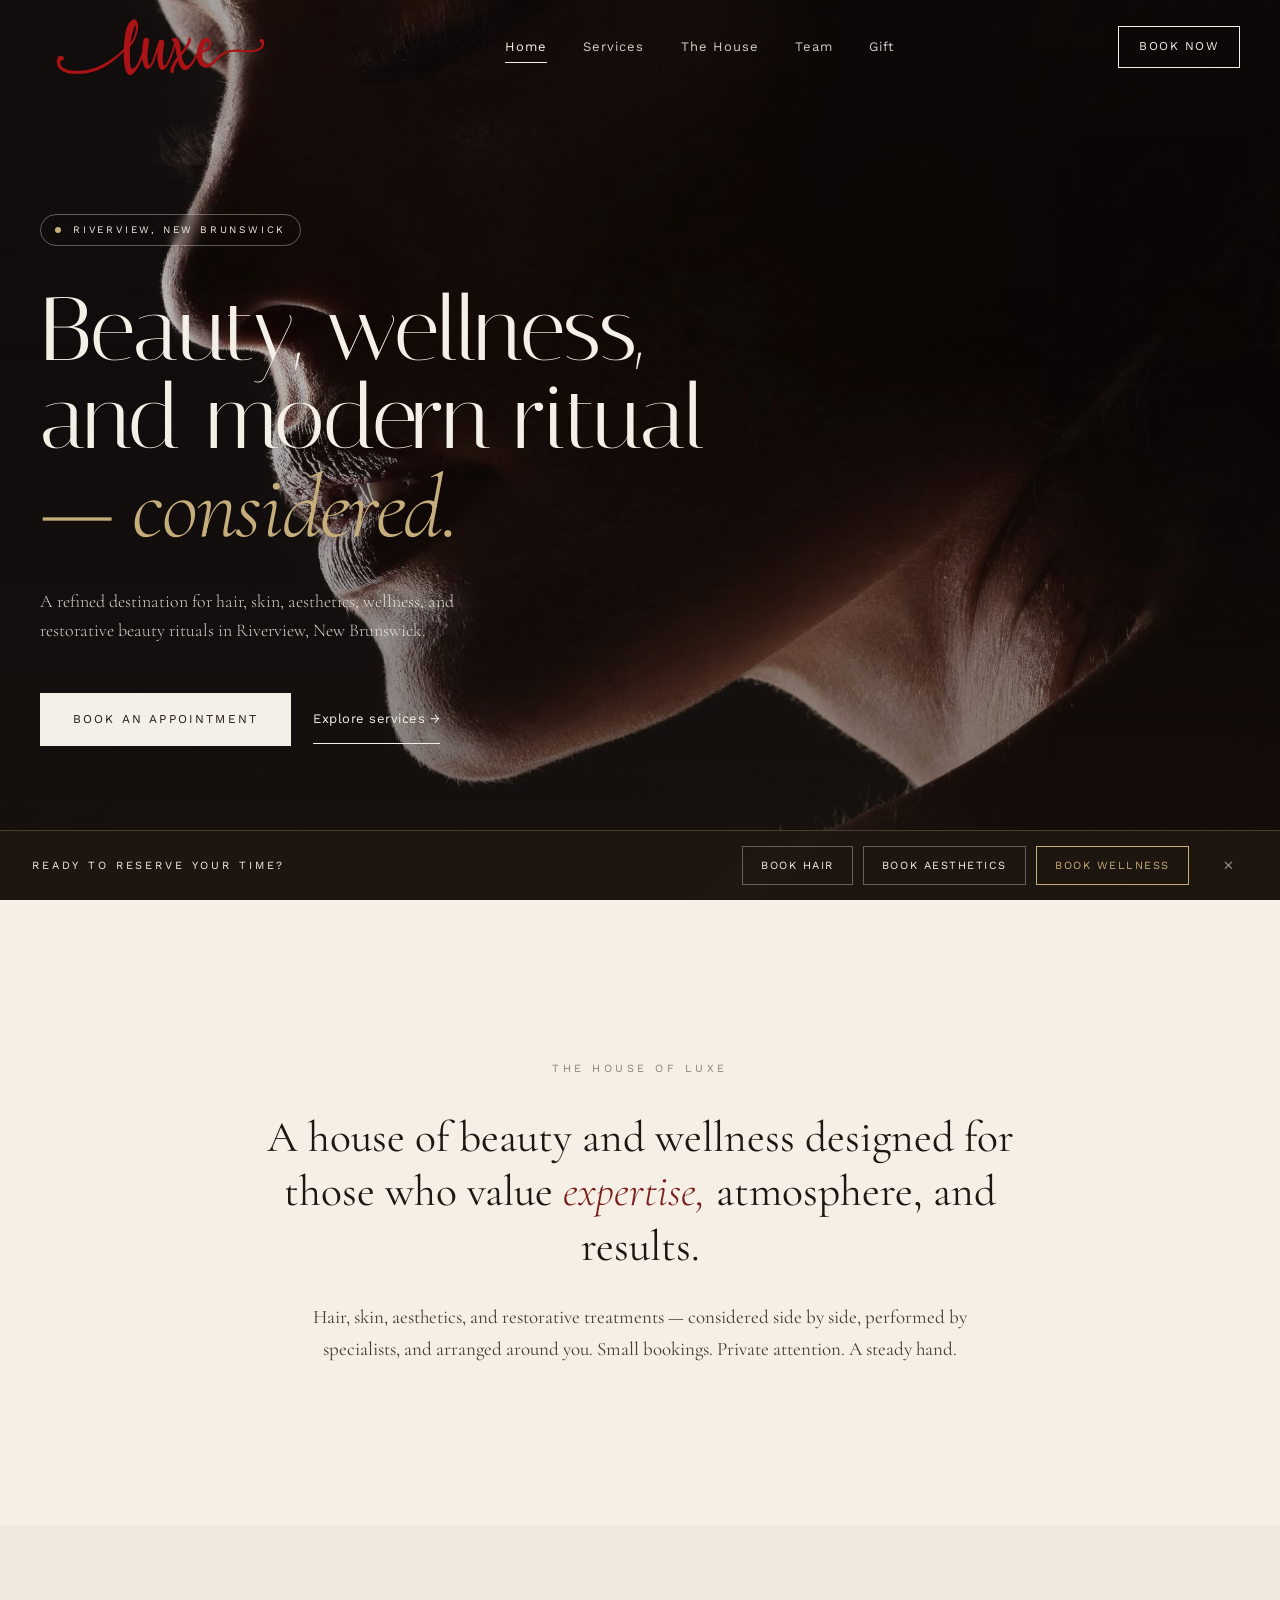
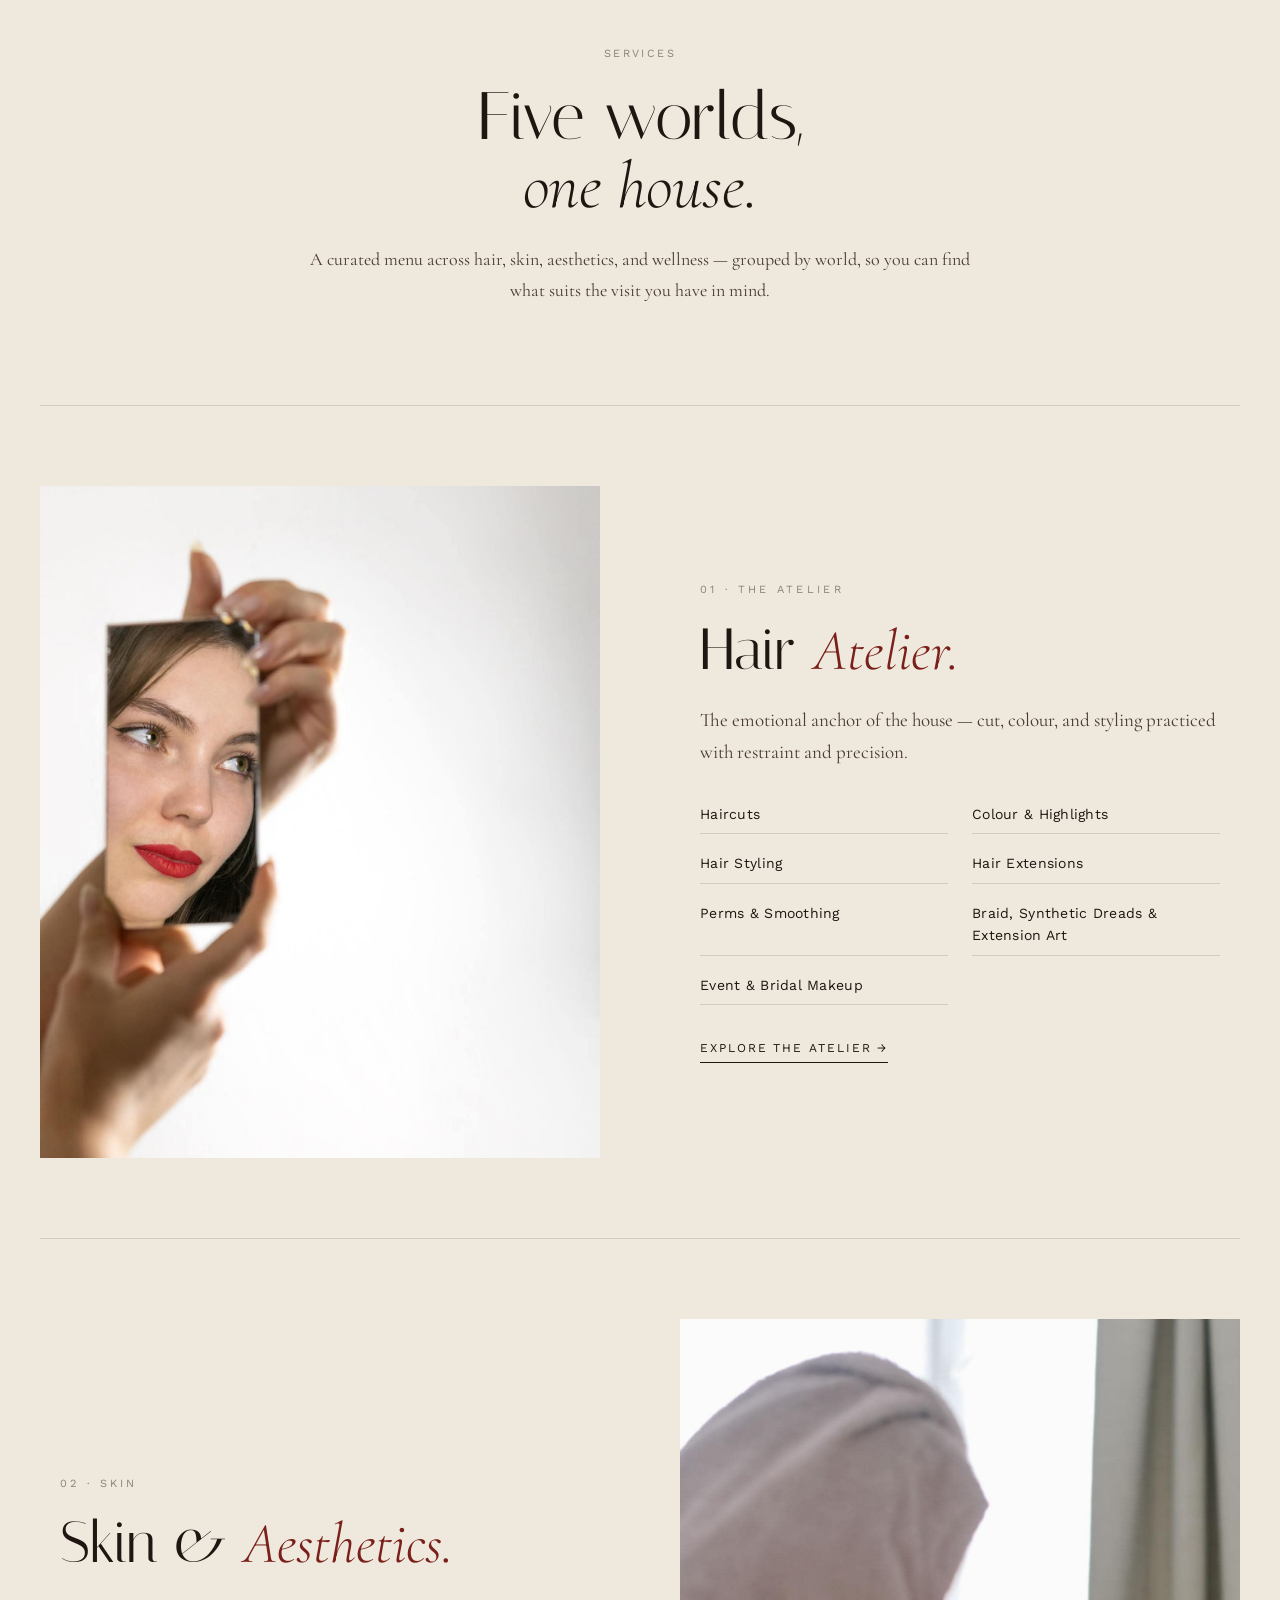
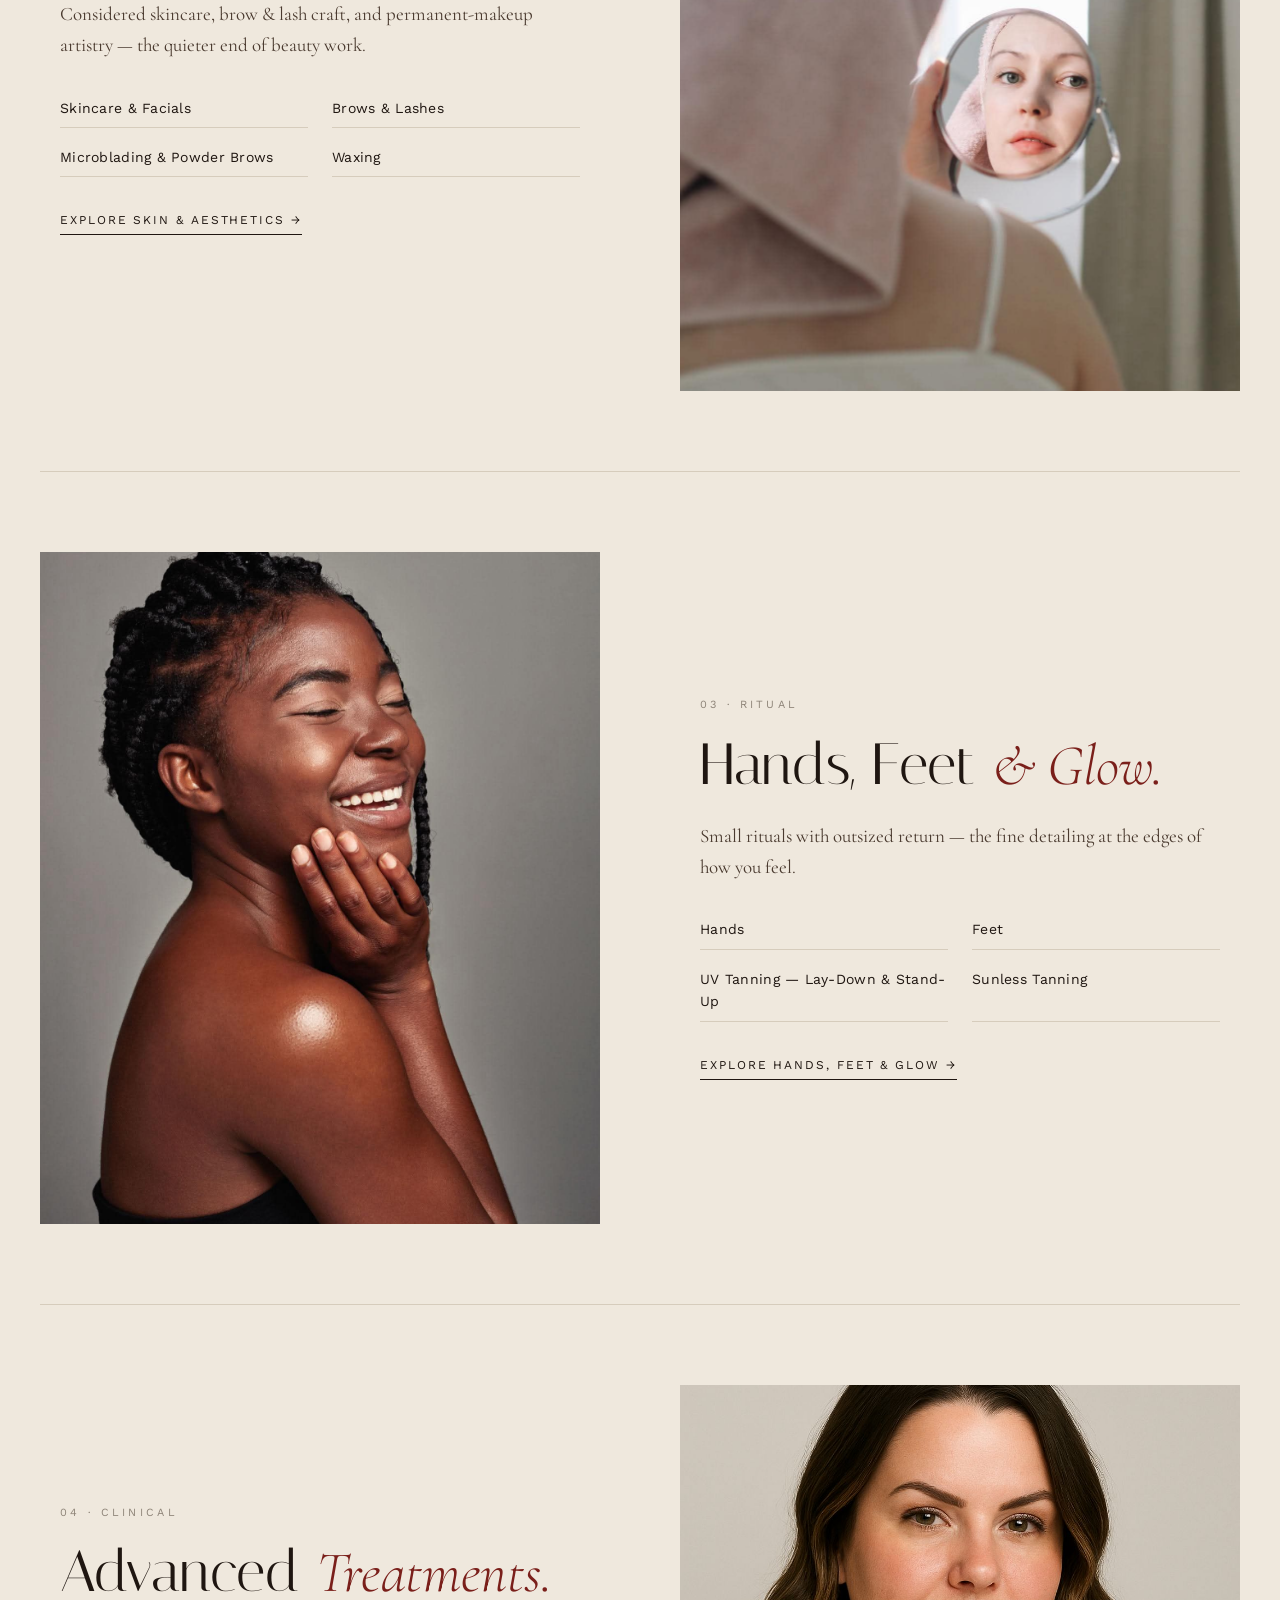
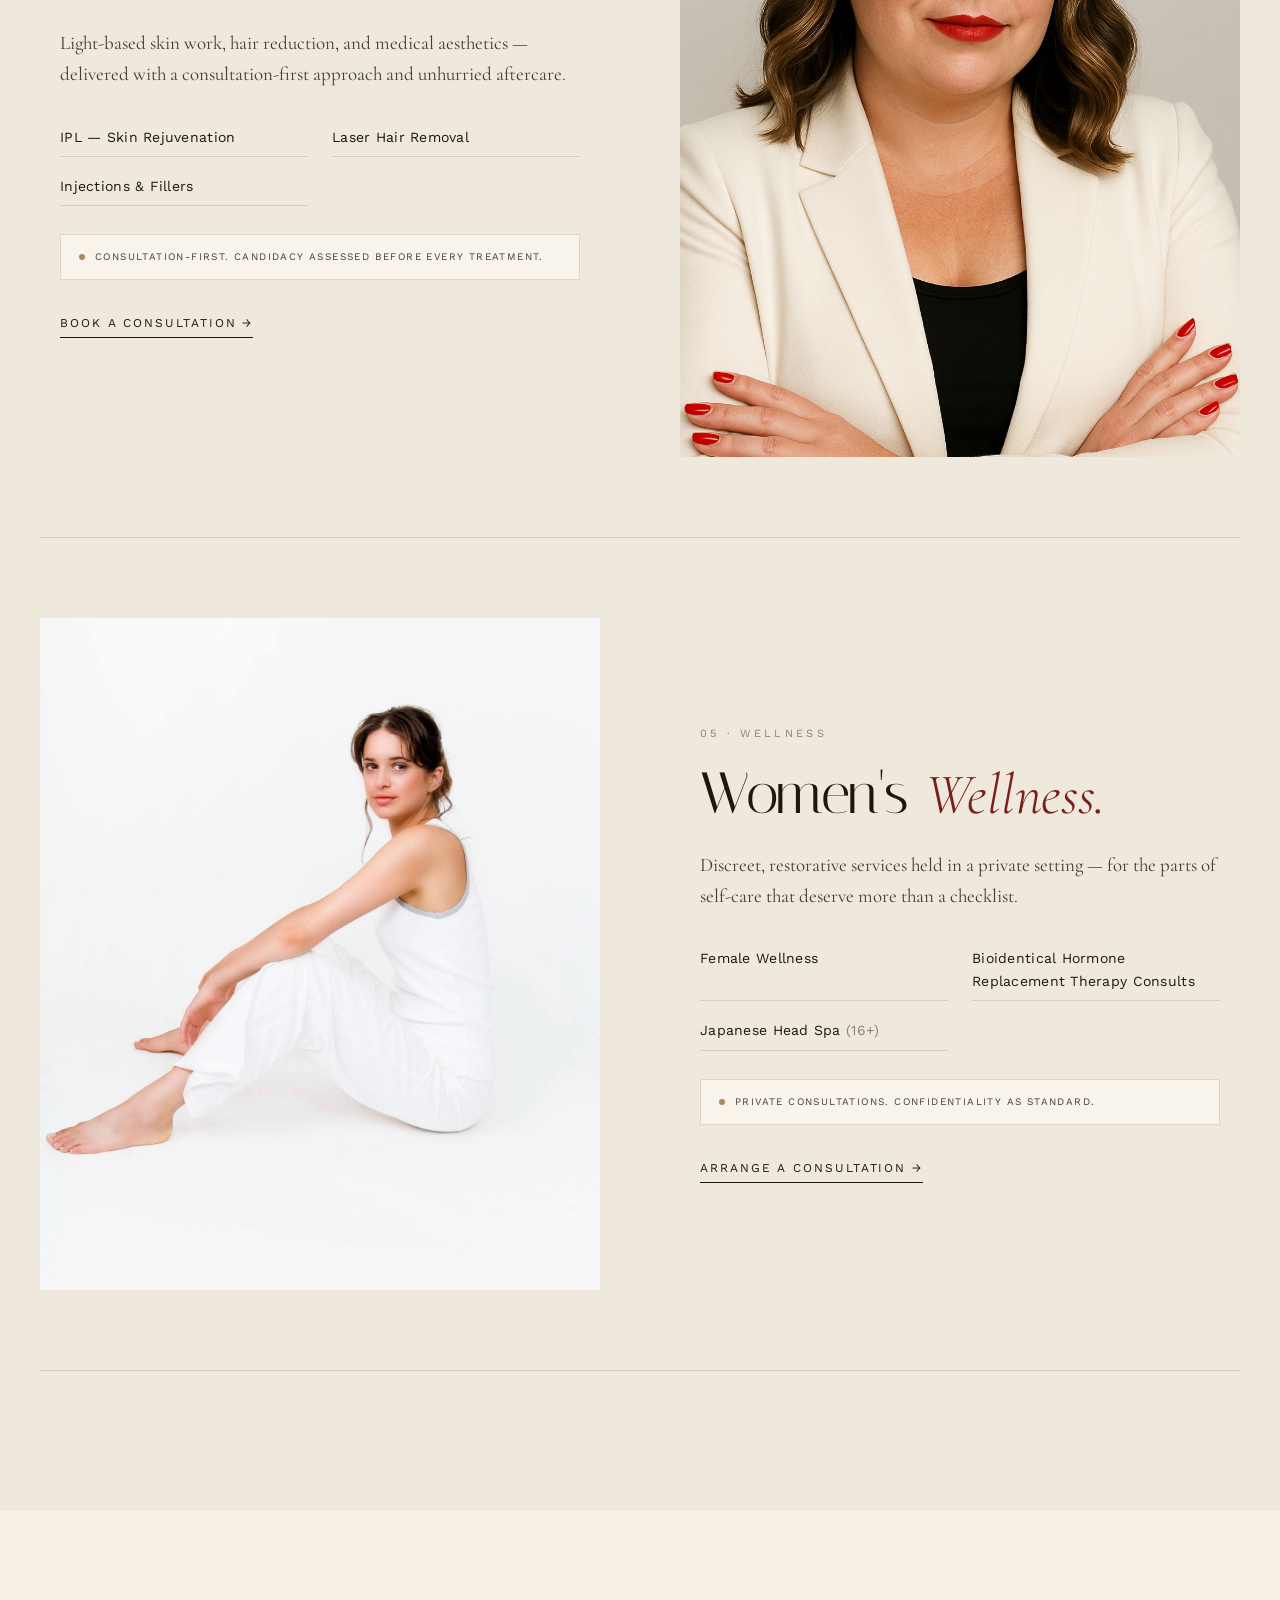
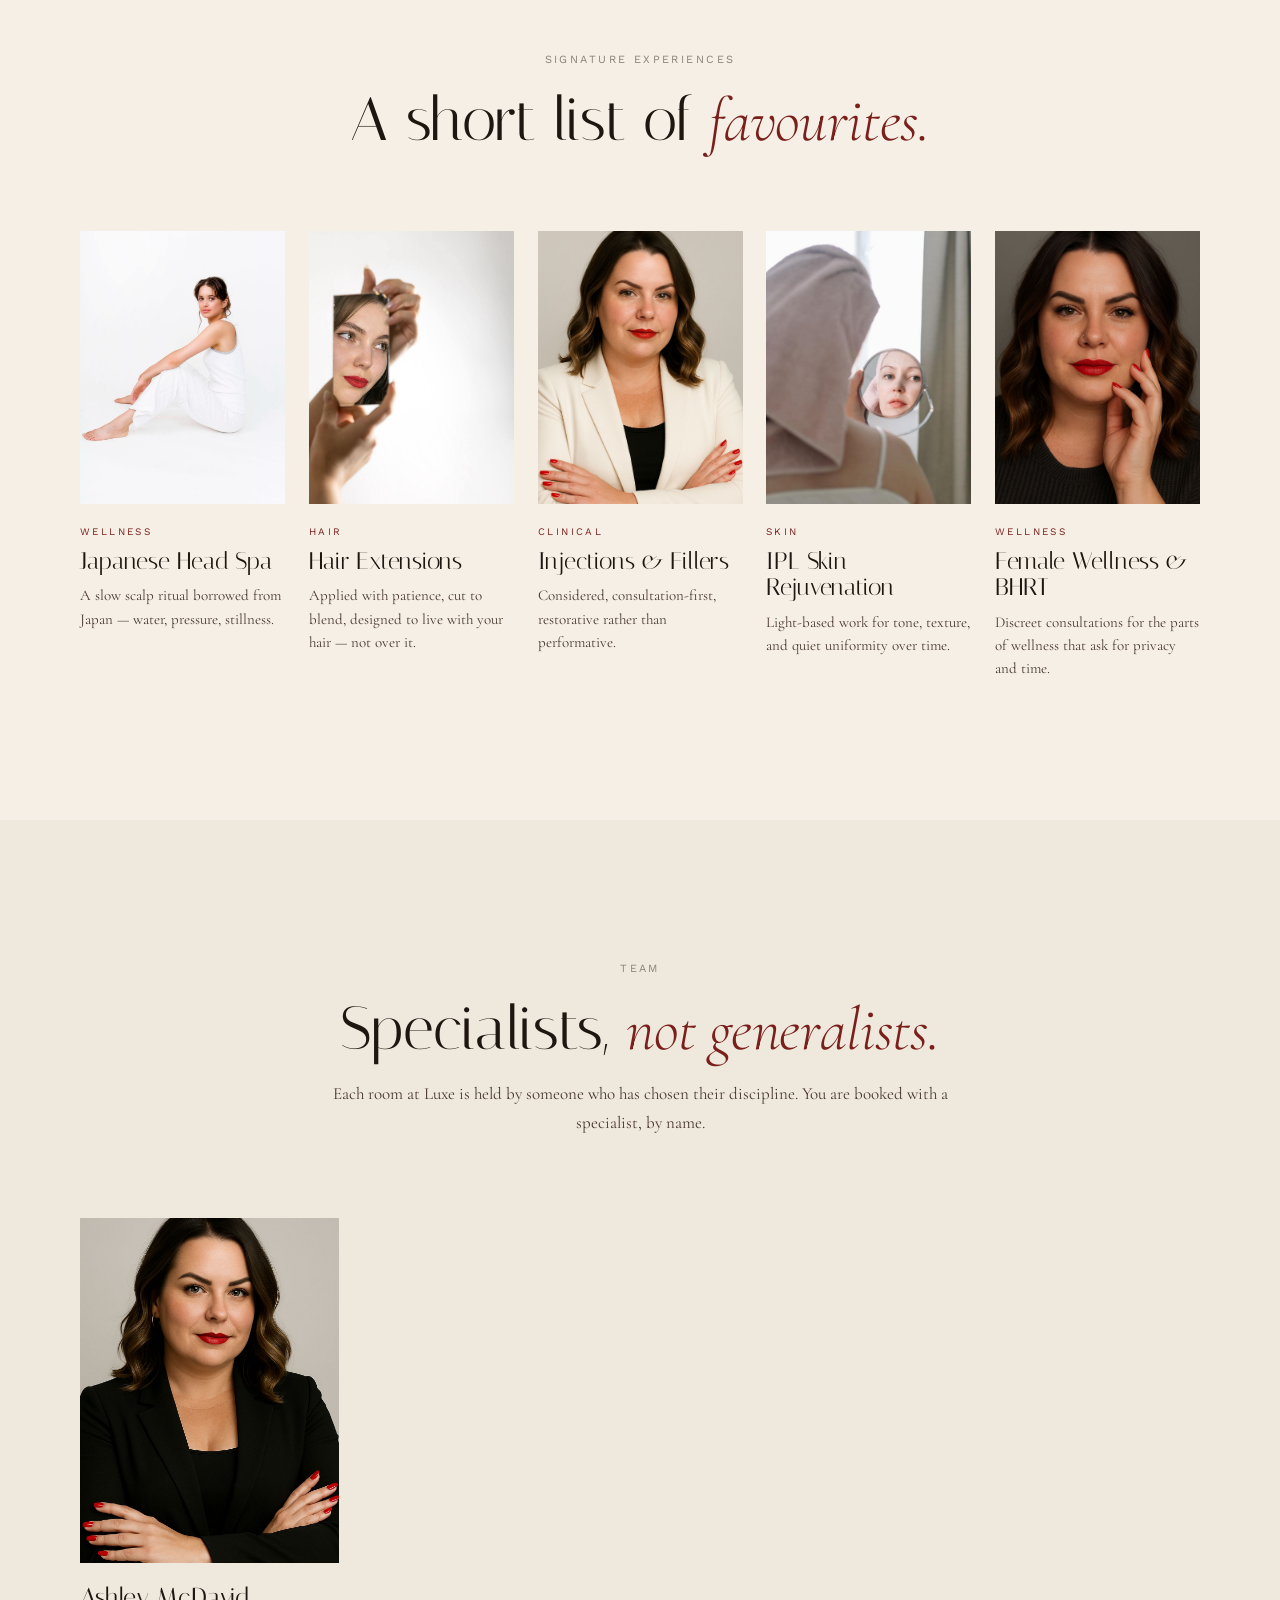
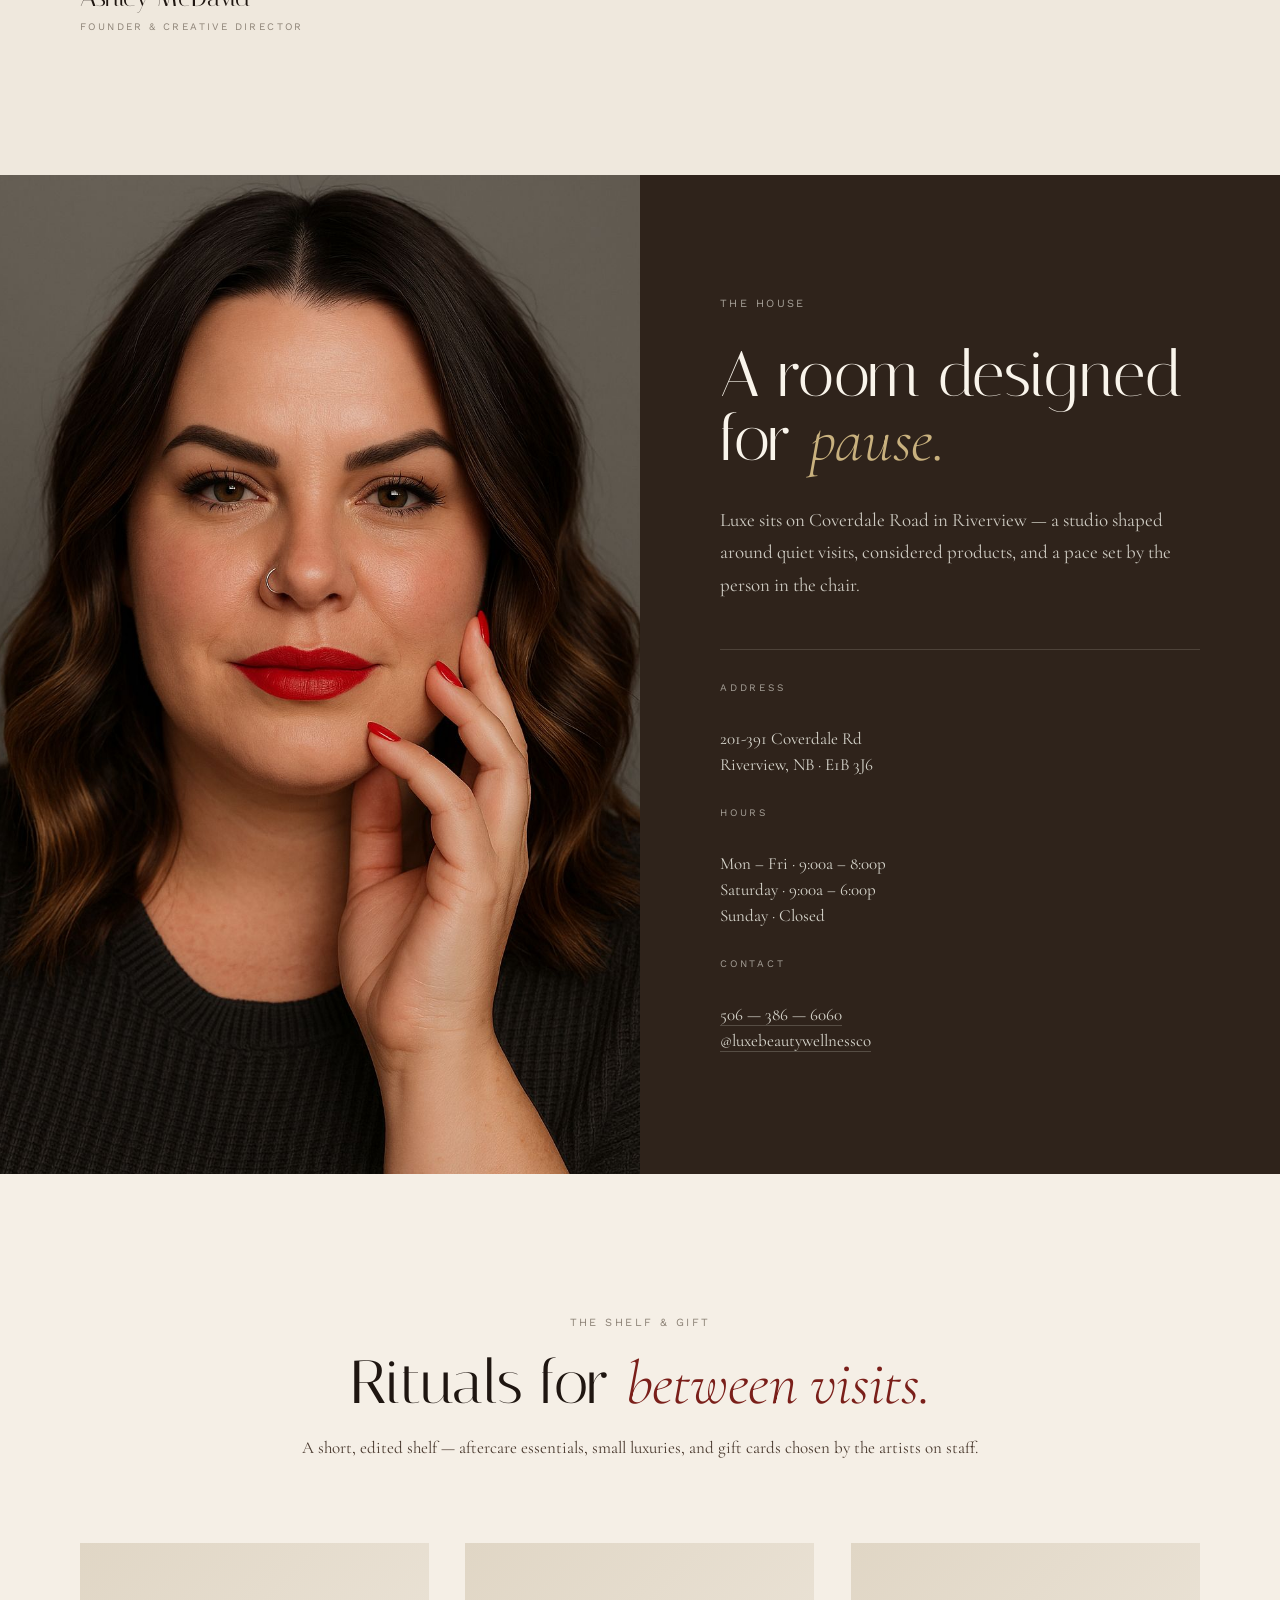
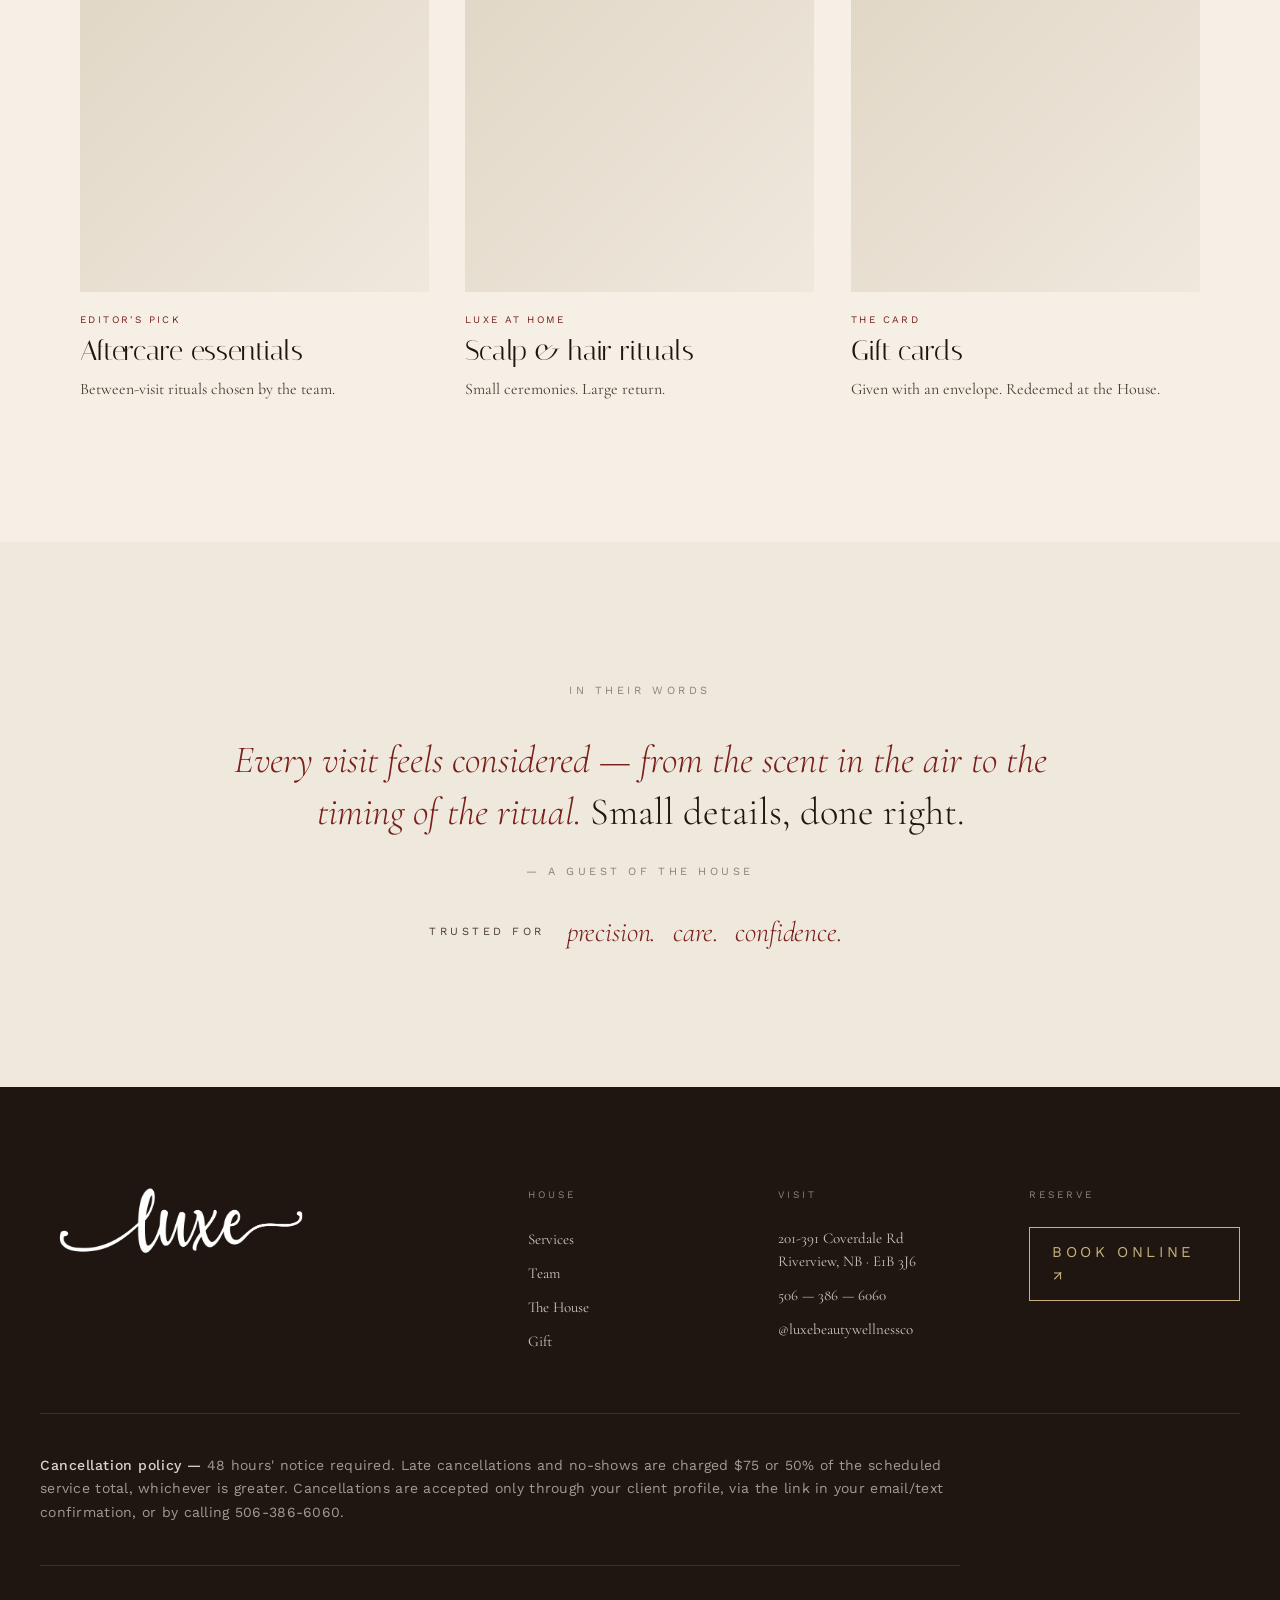
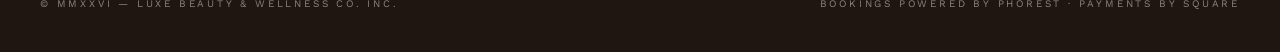
<file: index-v2.html>
<!DOCTYPE html>
<html lang="en">
<head>
<meta charset="UTF-8" />
<meta name="viewport" content="width=device-width, initial-scale=1.0" />
<title>Luxe Beauty & Wellness Co. — A refined destination in Riverview, NB</title>
<meta name="description" content="A refined destination for hair, skin, aesthetics, wellness, and restorative beauty rituals in Riverview, New Brunswick.">

<link rel="icon" type="image/png" href="assets/Iconography-1.png">
<link rel="apple-touch-icon" href="assets/Iconography-1.png">

<link rel="preconnect" href="https://fonts.googleapis.com">
<link rel="preconnect" href="https://fonts.gstatic.com" crossorigin>
<link rel="stylesheet" href="https://fonts.googleapis.com/css2?family=Italiana&family=Cormorant+Garamond:ital,wght@0,300;0,400;0,500;1,300;1,400&family=Work+Sans:wght@300;400;500&display=swap">

<link rel="stylesheet" href="styles-v2.css">
</head>
<body>

<!-- ============ HEADER ============ -->
<header id="site-header">
  <a href="#home" class="logo-link" data-nav="home" aria-label="Luxe home">
    <img src="assets/logo-without-slogan.png" alt="Luxe Beauty & Wellness Co.">
  </a>

  <nav class="desktop-nav" aria-label="Primary">
    <a href="#home"     class="sans nav-link" data-nav="home">Home</a>
    <a href="#worlds"   class="sans nav-link" data-nav="worlds">Services</a>
    <a href="#house"    class="sans nav-link" data-nav="house">The House</a>
    <a href="#team"     class="sans nav-link" data-nav="team">Team</a>
    <a href="#gift"     class="sans nav-link" data-nav="gift">Gift</a>
  </nav>

  <a href="https://www.phorest.com/salon/luxebeautywellnessconbinc" target="_blank" rel="noreferrer" class="sans btn-reserve">
    Book now
  </a>

  <button class="mobile-nav-toggle" aria-label="Open menu" aria-expanded="false">
    <span></span><span></span><span></span>
  </button>
</header>

<main>

  <!-- ============ HERO ============ -->
  <section id="home" class="hero">
    <div class="hero-bg" aria-hidden="true">
      <img src="assets/model-profile-dark.jpg" alt="">
      <div class="hero-bg-overlay"></div>
    </div>

    <div class="hero-content">
      <div class="hero-eyebrow reveal">
        <span class="dot-garnet"></span>
        <span class="sans mono">Riverview, New Brunswick</span>
      </div>

      <h1 class="display hero-headline reveal">
        Beauty, wellness,<br>
        and modern ritual<br>
        <em>— considered.</em>
      </h1>

      <p class="hero-sub reveal">
        A refined destination for hair, skin, aesthetics, wellness, and<br>
        restorative beauty rituals in Riverview, New Brunswick.
      </p>

      <div class="hero-ctas reveal">
        <a href="https://www.phorest.com/salon/luxebeautywellnessconbinc" target="_blank" rel="noreferrer" class="sans btn-primary">
          Book an appointment
        </a>
        <a href="#worlds" class="sans btn-ghost" data-nav="worlds">Explore services →</a>
      </div>
    </div>

    <div class="hero-meta reveal">
      <span class="sans mono">EST. MMXXVI · CAN</span>
      <span class="hair-rule"></span>
      <span class="sans mono hero-scroll">Scroll</span>
    </div>
  </section>

  <!-- ============ POSITIONING ============ -->
  <section class="positioning">
    <div class="wrap-sm">
      <div class="sans mono muted reveal">The House of Luxe</div>
      <p class="positioning-lede reveal">
        A house of beauty and wellness designed for those who value
        <em>expertise,</em> atmosphere, and results.
      </p>
      <p class="positioning-sub reveal">
        Hair, skin, aesthetics, and restorative treatments — considered side by side,
        performed by specialists, and arranged around you. Small bookings. Private attention. A steady hand.
      </p>
    </div>
  </section>

  <!-- ============ SERVICE WORLDS ============ -->
  <section id="worlds" class="worlds">
    <div class="wrap">
      <header class="worlds-head">
        <div class="sans mono muted reveal">Services</div>
        <h2 class="display worlds-title reveal">
          Five worlds,<br><em>one house.</em>
        </h2>
        <p class="worlds-intro reveal">
          A curated menu across hair, skin, aesthetics, and wellness — grouped by world, so you can find what suits the visit you have in mind.
        </p>
      </header>

      <!-- World 01 — Hair Atelier -->
      <article class="world reveal">
        <div class="world-media">
          <img src="assets/model-mirror.jpg" alt="">
        </div>
        <div class="world-text">
          <div class="sans mono world-n">01 · The Atelier</div>
          <h3 class="display world-name">Hair <em>Atelier.</em></h3>
          <p class="world-lede">
            The emotional anchor of the house — cut, colour, and styling practiced with restraint and precision.
          </p>
          <ul class="world-list sans">
            <li>Haircuts</li>
            <li>Colour &amp; Highlights</li>
            <li>Hair Styling</li>
            <li>Hair Extensions</li>
            <li>Perms &amp; Smoothing</li>
            <li>Braid, Synthetic Dreads &amp; Extension Art</li>
            <li>Event &amp; Bridal Makeup</li>
          </ul>
          <a href="https://www.phorest.com/salon/luxebeautywellnessconbinc" target="_blank" rel="noreferrer" class="sans link-underline">Explore the Atelier →</a>
        </div>
      </article>

      <!-- World 02 — Skin & Aesthetics -->
      <article class="world world-rev reveal">
        <div class="world-media">
          <img src="assets/model-skincare.jpg" alt="">
        </div>
        <div class="world-text">
          <div class="sans mono world-n">02 · Skin</div>
          <h3 class="display world-name">Skin &amp; <em>Aesthetics.</em></h3>
          <p class="world-lede">
            Considered skincare, brow &amp; lash craft, and permanent-makeup artistry — the quieter end of beauty work.
          </p>
          <ul class="world-list sans">
            <li>Skincare &amp; Facials</li>
            <li>Brows &amp; Lashes</li>
            <li>Microblading &amp; Powder Brows</li>
            <li>Waxing</li>
          </ul>
          <a href="https://www.phorest.com/salon/luxebeautywellnessconbinc" target="_blank" rel="noreferrer" class="sans link-underline">Explore Skin &amp; Aesthetics →</a>
        </div>
      </article>

      <!-- World 03 — Hands, Feet & Glow -->
      <article class="world reveal">
        <div class="world-media">
          <img src="assets/model-smile.jpg" alt="">
        </div>
        <div class="world-text">
          <div class="sans mono world-n">03 · Ritual</div>
          <h3 class="display world-name">Hands, Feet <em>&amp; Glow.</em></h3>
          <p class="world-lede">
            Small rituals with outsized return — the fine detailing at the edges of how you feel.
          </p>
          <ul class="world-list sans">
            <li>Hands</li>
            <li>Feet</li>
            <li>UV Tanning — Lay-Down &amp; Stand-Up</li>
            <li>Sunless Tanning</li>
          </ul>
          <a href="https://www.phorest.com/salon/luxebeautywellnessconbinc" target="_blank" rel="noreferrer" class="sans link-underline">Explore Hands, Feet &amp; Glow →</a>
        </div>
      </article>

      <!-- World 04 — Advanced Treatments -->
      <article class="world world-rev reveal world-clinical">
        <div class="world-media">
          <img src="assets/founder-closeup.jpg" alt="">
        </div>
        <div class="world-text">
          <div class="sans mono world-n">04 · Clinical</div>
          <h3 class="display world-name">Advanced <em>Treatments.</em></h3>
          <p class="world-lede">
            Light-based skin work, hair reduction, and medical aesthetics — delivered with a consultation-first approach and unhurried aftercare.
          </p>
          <ul class="world-list sans">
            <li>IPL — Skin Rejuvenation</li>
            <li>Laser Hair Removal</li>
            <li>Injections &amp; Fillers</li>
          </ul>
          <div class="world-trust sans mono">
            <span class="pip"></span> Consultation-first. Candidacy assessed before every treatment.
          </div>
          <a href="https://www.phorest.com/salon/luxebeautywellnessconbinc" target="_blank" rel="noreferrer" class="sans link-underline">Book a consultation →</a>
        </div>
      </article>

      <!-- World 05 — Women's Wellness -->
      <article class="world reveal world-wellness">
        <div class="world-media">
          <img src="assets/model-seated.jpg" alt="">
        </div>
        <div class="world-text">
          <div class="sans mono world-n">05 · Wellness</div>
          <h3 class="display world-name">Women's <em>Wellness.</em></h3>
          <p class="world-lede">
            Discreet, restorative services held in a private setting — for the parts of self-care that deserve more than a checklist.
          </p>
          <ul class="world-list sans">
            <li>Female Wellness</li>
            <li>Bioidentical Hormone Replacement Therapy Consults</li>
            <li>Japanese Head Spa <span class="muted">(16+)</span></li>
          </ul>
          <div class="world-trust sans mono">
            <span class="pip"></span> Private consultations. Confidentiality as standard.
          </div>
          <a href="https://www.phorest.com/salon/luxebeautywellnessconbinc" target="_blank" rel="noreferrer" class="sans link-underline">Arrange a consultation →</a>
        </div>
      </article>
    </div>
  </section>

  <!-- ============ SIGNATURE EXPERIENCES ============ -->
  <section class="signature">
    <div class="wrap">
      <header class="sig-head">
        <div class="sans mono muted reveal">Signature Experiences</div>
        <h2 class="display sig-title reveal">
          A short list of <em>favourites.</em>
        </h2>
      </header>

      <div class="sig-grid">
        <a class="sig-card reveal" href="https://www.phorest.com/salon/luxebeautywellnessconbinc" target="_blank" rel="noreferrer">
          <div class="sig-image"><img src="assets/model-seated.jpg" alt=""></div>
          <div class="sans mono sig-kicker">Wellness</div>
          <div class="display sig-name">Japanese Head Spa</div>
          <p class="sig-note">A slow scalp ritual borrowed from Japan — water, pressure, stillness.</p>
        </a>
        <a class="sig-card reveal" href="https://www.phorest.com/salon/luxebeautywellnessconbinc" target="_blank" rel="noreferrer">
          <div class="sig-image"><img src="assets/model-mirror.jpg" alt=""></div>
          <div class="sans mono sig-kicker">Hair</div>
          <div class="display sig-name">Hair Extensions</div>
          <p class="sig-note">Applied with patience, cut to blend, designed to live with your hair — not over it.</p>
        </a>
        <a class="sig-card reveal" href="https://www.phorest.com/salon/luxebeautywellnessconbinc" target="_blank" rel="noreferrer">
          <div class="sig-image"><img src="assets/founder-closeup.jpg" alt=""></div>
          <div class="sans mono sig-kicker">Clinical</div>
          <div class="display sig-name">Injections &amp; Fillers</div>
          <p class="sig-note">Considered, consultation-first, restorative rather than performative.</p>
        </a>
        <a class="sig-card reveal" href="https://www.phorest.com/salon/luxebeautywellnessconbinc" target="_blank" rel="noreferrer">
          <div class="sig-image"><img src="assets/model-skincare.jpg" alt=""></div>
          <div class="sans mono sig-kicker">Skin</div>
          <div class="display sig-name">IPL Skin Rejuvenation</div>
          <p class="sig-note">Light-based work for tone, texture, and quiet uniformity over time.</p>
        </a>
        <a class="sig-card reveal" href="https://www.phorest.com/salon/luxebeautywellnessconbinc" target="_blank" rel="noreferrer">
          <div class="sig-image"><img src="assets/founder-cream.jpg" alt=""></div>
          <div class="sans mono sig-kicker">Wellness</div>
          <div class="display sig-name">Female Wellness &amp; BHRT</div>
          <p class="sig-note">Discreet consultations for the parts of wellness that ask for privacy and time.</p>
        </a>
      </div>
    </div>
  </section>

  <!-- ============ TEAM ============ -->
  <section id="team" class="team">
    <div class="wrap">
      <header class="team-head">
        <div class="sans mono muted reveal">Team</div>
        <h2 class="display team-title reveal">
          Specialists, <em>not generalists.</em>
        </h2>
        <p class="team-intro reveal">
          Each room at Luxe is held by someone who has chosen their discipline. You are booked with a specialist, by name.
        </p>
      </header>

      <div class="team-grid">
        <figure class="team-card reveal">
          <div class="team-image"><img src="assets/founder-black.jpg" alt=""></div>
          <figcaption>
            <div class="display team-name">Ashley McDavid</div>
            <div class="sans mono team-role">Founder &amp; Creative Director</div>
          </figcaption>
        </figure>
      </div>
    </div>
  </section>

  <!-- ============ THE HOUSE ============ -->
  <section id="house" class="house">
    <div class="house-media">
      <img src="assets/founder-cream.jpg" alt="">
    </div>
    <div class="house-text">
      <div class="sans mono muted reveal">The House</div>
      <h2 class="display house-title reveal">
        A room designed<br>for <em>pause.</em>
      </h2>
      <p class="house-lede reveal">
        Luxe sits on Coverdale Road in Riverview — a studio shaped around quiet visits, considered products, and a pace set by the person in the chair.
      </p>
      <dl class="house-spec reveal">
        <div>
          <dt class="sans mono muted">Address</dt>
          <dd>201-391 Coverdale Rd<br>Riverview, NB · E1B 3J6</dd>
        </div>
        <div>
          <dt class="sans mono muted">Hours</dt>
          <dd>Mon – Fri · 9:00a – 8:00p<br>Saturday · 9:00a – 6:00p<br>Sunday · Closed</dd>
        </div>
        <div>
          <dt class="sans mono muted">Contact</dt>
          <dd><a href="tel:+15063866060">506 — 386 — 6060</a><br><a href="https://instagram.com/luxebeautywellnessco" target="_blank" rel="noreferrer">@luxebeautywellnessco</a></dd>
        </div>
      </dl>
    </div>
  </section>

  <!-- ============ CURATED SHOP / GIFT ============ -->
  <section id="gift" class="curated">
    <div class="wrap">
      <header class="curated-head">
        <div class="sans mono muted reveal">The Shelf &amp; Gift</div>
        <h2 class="display curated-title reveal">
          Rituals for <em>between visits.</em>
        </h2>
        <p class="curated-intro reveal">
          A short, edited shelf — aftercare essentials, small luxuries, and gift cards chosen by the artists on staff.
        </p>
      </header>

      <div class="curated-grid">
        <div class="curated-card reveal">
          <div class="curated-image"></div>
          <div class="sans mono curated-kicker">Editor's pick</div>
          <div class="display curated-name">Aftercare essentials</div>
          <p class="curated-note">Between-visit rituals chosen by the team.</p>
        </div>
        <div class="curated-card reveal">
          <div class="curated-image"></div>
          <div class="sans mono curated-kicker">Luxe at home</div>
          <div class="display curated-name">Scalp &amp; hair rituals</div>
          <p class="curated-note">Small ceremonies. Large return.</p>
        </div>
        <div class="curated-card reveal">
          <div class="curated-image"></div>
          <div class="sans mono curated-kicker">The Card</div>
          <div class="display curated-name">Gift cards</div>
          <p class="curated-note">Given with an envelope. Redeemed at the House.</p>
        </div>
      </div>

    </div>
  </section>

  <!-- ============ SOCIAL PROOF ============ -->
  <section class="proof">
    <div class="wrap-sm">
      <div class="sans mono muted reveal">In their words</div>
      <blockquote class="proof-quote reveal">
        <em>Every visit feels considered — from the scent in the air to the timing of the ritual.</em> Small details, done right.
      </blockquote>
      <div class="sans mono proof-by reveal">— A guest of the House</div>

      <div class="proof-trust reveal">
        <span class="sans mono">Trusted for</span>
        <span class="display proof-trust-words"><em>precision.</em> <em>care.</em> <em>confidence.</em></span>
      </div>

    </div>
  </section>


  <!-- ============ FOOTER ============ -->
  <footer class="footer">
    <div class="wrap">
      <div class="footer-top">
        <div class="footer-mark">
          <img src="assets/logo-without-slogan.png" alt="Luxe Beauty & Wellness Co." class="footer-logo">
        </div>

        <nav class="footer-nav" aria-label="Footer">
          <div>
            <div class="sans mono muted">House</div>
            <a href="#worlds">Services</a>
            <a href="#team">Team</a>
            <a href="#house">The House</a>
            <a href="#gift">Gift</a>
          </div>
          <div>
            <div class="sans mono muted">Visit</div>
            <address>
              201-391 Coverdale Rd<br>
              Riverview, NB · E1B 3J6
            </address>
            <a href="tel:+15063866060">506 — 386 — 6060</a>
            <a href="https://instagram.com/luxebeautywellnessco" target="_blank" rel="noreferrer">@luxebeautywellnessco</a>
          </div>
          <div>
            <div class="sans mono muted">Reserve</div>
            <a class="footer-book" href="https://www.phorest.com/salon/luxebeautywellnessconbinc" target="_blank" rel="noreferrer">Book online ↗</a>
          </div>
        </nav>
      </div>

      <div class="footer-policy sans">
        <strong>Cancellation policy —</strong>
        48 hours' notice required. Late cancellations and no-shows are charged $75 or 50% of the scheduled service total, whichever is greater. Cancellations are accepted only through your client profile, via the link in your email/text confirmation, or by calling 506-386-6060.
      </div>

      <div class="footer-fine sans mono muted">
        <span>© MMXXVI — Luxe Beauty &amp; Wellness Co. Inc.</span>
        <span>Bookings powered by Phorest · Payments by Square</span>
      </div>
    </div>
  </footer>

</main>

<!-- ============ STICKY RESERVE BAR ============ -->
<div class="reserve-bar" aria-label="Reserve">
  <div class="reserve-label sans mono">Ready to reserve your time?</div>
  <div class="reserve-ctas">
    <a href="https://www.phorest.com/salon/luxebeautywellnessconbinc" target="_blank" rel="noreferrer" class="sans reserve-cta">Book Hair</a>
    <a href="https://www.phorest.com/salon/luxebeautywellnessconbinc" target="_blank" rel="noreferrer" class="sans reserve-cta">Book Aesthetics</a>
    <a href="https://www.phorest.com/salon/luxebeautywellnessconbinc" target="_blank" rel="noreferrer" class="sans reserve-cta wellness">Book Wellness</a>
  </div>
  <button class="reserve-close sans mono" aria-label="Hide reserve bar">×</button>
</div>

<script src="script-v2.js" defer></script>

<!-- Phorest Online Booking widget -->
<script src="https://booking-widget.phorestcdn.com/obwidget.bundle.js"></script>
<script>
  window.widget = new OBWidget('luxebeautywellnessco');
</script>
</body>
</html>
</file>
<file: styles.css>
/* ============================================================
   Luxe Beauty & Wellness Co. — stylesheet
   ============================================================ */

:root {
  --bone: #F3EEE7;
  --bone-2: #EBE4DA;
  --paper: #FAF7F2;
  --ink: #0E0D0C;
  --ink-2: #2A2623;
  --muted: #8A827A;
  --rule: #D9D1C5;
  --red: #C8302C;
  --red-deep: #9C201D;
  --gold: #C9A961;
  --gold-soft: #E3CC91;
  --silver: #B8B4AE;
}

* { box-sizing: border-box; margin: 0; padding: 0; }
html, body { background: var(--bone); color: var(--ink); -webkit-font-smoothing: antialiased; }
body {
  font-family: 'Work Sans', system-ui, sans-serif;
  font-weight: 400;
  font-size: 16px;
  line-height: 1.6;
  overflow-x: hidden;
}
a { color: inherit; text-decoration: none; }
img { display: block; max-width: 100%; }
button { font: inherit; border: none; background: none; cursor: pointer; color: inherit; }
::selection { background: var(--red); color: var(--paper); }

.mono {
  font-family: 'Work Sans', system-ui, sans-serif;
  font-weight: 400;
  letter-spacing: 0.18em;
  text-transform: uppercase;
  font-size: 11px;
}
.mono-sm { font-size: 10px; letter-spacing: 0.22em; }
.display {
  font-family: 'Italiana', 'Cormorant Garamond', serif;
  font-weight: 400;
  letter-spacing: -0.01em;
  line-height: 0.92;
}
.italic {
  font-family: 'Italiana', serif;
  font-weight: 400;
}

/* helpers */
.muted   { color: var(--muted); }
.red     { color: var(--red); }
.mb      { margin-bottom: 18px; }
.mb-sm   { margin-bottom: 10px; }
.wrap    { max-width: 1440px; margin: 0 auto; }
.wrap-sm { max-width: 1100px; margin: 0 auto; text-align: center; }

/* grain */
body::before {
  content: '';
  position: fixed; inset: 0;
  pointer-events: none;
  z-index: 200;
  opacity: 0.035;
  mix-blend-mode: multiply;
  background-image: url("data:image/svg+xml;utf8,<svg xmlns='http://www.w3.org/2000/svg' width='220' height='220'><filter id='n'><feTurbulence type='fractalNoise' baseFrequency='0.9' numOctaves='2'/><feColorMatrix values='0 0 0 0 0 0 0 0 0 0 0 0 0 0 0 0 0 0 1 0'/></filter><rect width='100%' height='100%' filter='url(%23n)'/></svg>");
}

/* gold shimmer treatment on emphasis words */
.gold-shimmer {
  font-family: 'Italiana', serif;
  font-weight: 400;
  background-image: linear-gradient(120deg, #C9A961, #E3CC91, #C9A961);
  background-size: 200% 100%;
  -webkit-background-clip: text;
  background-clip: text;
  color: transparent;
  animation: shimmer 6s ease-in-out infinite;
}

/* reveal-on-scroll primitive */
.reveal {
  opacity: 0;
  transform: translateY(24px);
  transition: opacity 1.1s cubic-bezier(.2,.7,.2,1), transform 1.1s cubic-bezier(.2,.7,.2,1);
  will-change: opacity, transform;
}
.reveal.shown { opacity: 1; transform: translateY(0); }

/* ============ HEADER ============ */
#site-header {
  position: fixed;
  top: 0; left: 0; right: 0;
  z-index: 100;
  padding: 10px 36px;
  display: flex;
  align-items: center;
  justify-content: space-between;
  background: #ffffff;
  border-bottom: 1px solid transparent;
  transition: all .5s cubic-bezier(.2,.7,.2,1);
}
#site-header.solid {
  padding: 6px 36px;
  border-bottom-color: var(--rule);
}
.logo-link { display: flex; align-items: center; gap: 10px; }
.logo-link img { height: 58px; width: auto; display: block; }

.desktop-nav { display: flex; gap: 34px; align-items: center; }
.nav-link {
  position: relative;
  color: var(--ink-2);
  transition: color .3s;
}
.nav-link.active { color: var(--ink); }
.nav-link.active::after {
  content: '';
  position: absolute;
  left: 0; right: 0;
  bottom: -8px;
  height: 1px;
  background: var(--ink);
}

.btn-book {
  border: 1px solid var(--ink);
  padding: 11px 18px;
  border-radius: 999px;
  display: inline-flex;
  align-items: center;
  gap: 8px;
  background: transparent;
  color: var(--ink);
  transition: all .3s;
}
.btn-book:hover { background: var(--ink); color: var(--paper); }
.btn-book .dot {
  width: 5px; height: 5px; border-radius: 50%;
  background: var(--red);
}

.mobile-nav-toggle {
  display: none;
  width: 32px; height: 26px;
  position: relative;
}
.mobile-nav-toggle span {
  position: absolute;
  left: 0; right: 0;
  height: 1.5px;
  background: var(--ink);
  transition: all .35s cubic-bezier(.2,.7,.2,1);
}
.mobile-nav-toggle span:nth-child(1) { top: 4px; }
.mobile-nav-toggle span:nth-child(2) { top: 12px; }
.mobile-nav-toggle span:nth-child(3) { top: 20px; }
.mobile-nav-toggle[aria-expanded="true"] span:nth-child(1) { top: 12px; transform: rotate(45deg); }
.mobile-nav-toggle[aria-expanded="true"] span:nth-child(2) { opacity: 0; }
.mobile-nav-toggle[aria-expanded="true"] span:nth-child(3) { top: 12px; transform: rotate(-45deg); }

/* ============ HERO ============ */
.hero {
  min-height: 100vh;
  position: relative;
  padding: 140px 88px 110px;
  display: grid;
  grid-template-columns: minmax(0,1.05fr) minmax(0,1fr);
  gap: 90px;
  align-items: start;
  overflow: hidden;
}
.hero-ambient { position: absolute; inset: 0; pointer-events: none; overflow: hidden; }
.hero-blob {
  position: absolute;
  border-radius: 50%;
  transition: transform 1.2s cubic-bezier(.2,.7,.2,1);
}
.hero-blob-red {
  top: 10%; left: 40%;
  width: 560px; height: 560px;
  background: radial-gradient(circle at 30% 30%, rgba(200,48,44,0.10), transparent 65%);
}
.hero-blob-gold {
  bottom: -10%; left: -6%;
  width: 440px; height: 440px;
  background: radial-gradient(circle at 60% 40%, rgba(201,169,97,0.14), transparent 65%);
}
.hero-rings {
  position: absolute;
  top: -40px; right: -60px;
  width: 520px; height: 520px;
  opacity: 0.45;
}
.ring       { transform-origin: center; }
.ring-slow  { animation: spin 70s linear infinite; }
.ring-rev   { animation: spin 90s linear infinite reverse; }

.hero-left  { position: relative; z-index: 2; }
.hero-right {
  position: relative;
  z-index: 2;
  padding: 0 30px 60px 0;
  max-width: 560px;
  margin-left: auto;
  margin-top: 16px;
  width: 100%;
  transition: transform 1.2s cubic-bezier(.2,.7,.2,1);
}

.hero-pill {
  display: inline-flex;
  align-items: center;
  gap: 10px;
  margin-bottom: 40px;
  padding: 8px 16px;
  border-radius: 999px;
  border: 1px solid var(--gold);
  color: var(--ink-2);
  background: linear-gradient(135deg, rgba(227,204,145,0.2), rgba(201,169,97,0.06));
}
.pulse-dot {
  width: 5px; height: 5px; border-radius: 50%;
  background: var(--red);
  box-shadow: 0 0 10px var(--red);
  animation: pulse 2s ease-in-out infinite;
}

.hero-headline {
  font-size: clamp(52px, 7.2vw, 124px);
  line-height: 0.94;
  letter-spacing: -0.02em;
  margin-bottom: 28px;
}
.hero-headline span { display: block; }
.dot-red { color: var(--red); }

.hero-rule {
  width: 80px; height: 1px;
  background: var(--ink);
  margin: 30px 0 26px;
  position: relative;
}
.hero-rule span {
  position: absolute; left: 0; top: -2px;
  width: 5px; height: 5px;
  border-radius: 50%;
  background: var(--gold);
}

.hero-lede {
  font-size: 20px;
  line-height: 1.55;
  max-width: 480px;
  color: var(--ink-2);
  font-weight: 300;
  margin-bottom: 16px;
}
.hero-sub {
  font-size: 16px;
  line-height: 1.7;
  color: var(--muted);
  max-width: 460px;
  margin-bottom: 40px;
  font-style: italic;
}

.hero-ctas { display: flex; gap: 20px; align-items: center; flex-wrap: wrap; }
.btn-primary {
  background: var(--ink);
  color: var(--paper);
  padding: 18px 34px;
  border-radius: 999px;
  display: inline-flex;
  align-items: center;
  gap: 12px;
  border: 1px solid var(--ink);
  position: relative;
  overflow: hidden;
  transition: all .4s;
}
.btn-primary:hover { background: var(--red); border-color: var(--red); }
.btn-primary::before {
  content: '';
  position: absolute;
  top: 0; left: -100%;
  width: 50%; height: 100%;
  background: linear-gradient(90deg, transparent, rgba(227,204,145,0.35), transparent);
  animation: shine 3s ease-in-out infinite;
  pointer-events: none;
}

.link-underline {
  border-bottom: 1px solid var(--ink);
  padding-bottom: 4px;
}

.hero-signoff { margin-top: 56px; }
.hero-signoff svg { width: 180px; height: 40px; }
.draw-path {
  stroke-dasharray: 400;
  stroke-dashoffset: 400;
  animation: draw 2.4s cubic-bezier(.2,.7,.2,1) 1.2s forwards;
}

/* hero right column */
.portrait-float {
  position: relative;
  animation: float 8s ease-in-out infinite;
}
.portrait-frame {
  background: var(--paper);
  padding: 20px;
  box-shadow: 0 30px 60px -20px rgba(14,13,12,0.28), 0 0 0 1px var(--rule);
  position: relative;
}
.portrait-inner-border {
  position: absolute;
  inset: 8px;
  border: 1px solid var(--gold);
  pointer-events: none;
  opacity: 0.55;
}
.portrait-image-wrap {
  position: relative;
  aspect-ratio: 3 / 4.1;
  overflow: hidden;
  background: linear-gradient(180deg, #EEE7DB 0%, #D9D1C5 100%);
}
.portrait-image-wrap img {
  position: absolute; inset: 0;
  width: 100%; height: 108%;
  object-fit: cover;
  mix-blend-mode: multiply;
  animation: fadein 1.4s cubic-bezier(.2,.7,.2,1) .3s both;
}
.portrait-dot {
  position: absolute;
  top: 24px; right: 24px;
  width: 42px; height: 42px;
  border-radius: 50%;
  background: radial-gradient(circle at 35% 30%, var(--red) 0%, var(--red-deep) 85%);
  box-shadow: 0 8px 20px rgba(200,48,44,0.4);
  animation: floatSm 6s ease-in-out infinite;
}
.corner {
  position: absolute;
  width: 22px; height: 22px;
  pointer-events: none;
}
.corner.tl { top: -10px;    left: -10px;  border-top: 1px solid var(--gold); border-left: 1px solid var(--gold); }
.corner.tr { top: -10px;    right: -10px; border-top: 1px solid var(--gold); border-right: 1px solid var(--gold); }
.corner.bl { bottom: -10px; left: -10px;  border-bottom: 1px solid var(--gold); border-left: 1px solid var(--gold); }
.corner.br { bottom: -10px; right: -10px; border-bottom: 1px solid var(--gold); border-right: 1px solid var(--gold); }

.stamp {
  position: absolute;
  top: 16px; right: 16px;
  width: 96px; height: 96px;
  border-radius: 50%;
  background: var(--ink);
  color: var(--paper);
  display: flex;
  align-items: center;
  justify-content: center;
  box-shadow: 0 10px 30px rgba(14,13,12,0.35);
  border: 1px solid var(--gold);
  z-index: 3;
}
.stamp-svg {
  position: absolute;
  inset: 0;
  width: 100%; height: 100%;
  animation: spin 22s linear infinite;
}
.stamp-center {
  position: absolute;
  top: 50%;
  left: 50%;
  transform: translate(-50%, -50%);
  z-index: 2;
  display: block;
  line-height: 0;
}
.stamp-icon {
  display: block;
  width: 46px;
  height: 46px;
  object-fit: contain;
}

.quote-card {
  position: absolute;
  bottom: -18px; left: -20px;
  background: var(--ink);
  color: var(--paper);
  border: 1px solid var(--gold);
  padding: 20px 24px;
  max-width: 260px;
  box-shadow: 0 20px 40px rgba(14,13,12,0.3);
  animation: fadein 1.4s cubic-bezier(.2,.7,.2,1) .9s both, floatSm 7s ease-in-out infinite;
}
.quote-label  { color: var(--red); margin-bottom: 10px; letter-spacing: 0.28em; }
.quote-body   { font-size: 20px; font-style: italic; line-height: 1.45; font-family: 'Cormorant Garamond', serif; }
.quote-by     { color: var(--silver); margin-top: 12px; }

.hero-meta-left {
  position: absolute;
  bottom: 32px;
  left: 50%;
  transform: translateX(-50%);
  z-index: 3;
  display: flex;
  gap: 14px;
  align-items: center;
  justify-content: center;
}
.dot-red-sm {
  width: 4px; height: 4px;
  border-radius: 50%;
  background: var(--red);
}
.hero-meta-left .spaced { margin-left: 12px; }
.slide-rail {
  display: inline-block;
  width: 40px; height: 1px;
  background: var(--ink);
  position: relative;
  overflow: hidden;
}
.slide-rail-inner {
  position: absolute;
  left: 0; top: 0;
  width: 10px; height: 1px;
  background: var(--red);
  animation: slide 2.2s ease-in-out infinite;
}

/* ============ MARQUEE ============ */
.marquee {
  border-top: 1px solid var(--rule);
  border-bottom: 1px solid var(--rule);
  overflow: hidden;
  padding: 26px 0;
  background: linear-gradient(90deg, var(--ink) 0%, var(--ink-2) 100%);
  color: var(--paper);
}
.marquee-track {
  display: flex;
  gap: 48px;
  animation: marq 32s linear infinite;
  white-space: nowrap;
  width: max-content;
}
.marquee-track > span {
  font-family: 'Italiana', serif;
  font-size: 44px;
  font-weight: 300;
  line-height: 1;
}
.m-item { font-family: 'Italiana', serif; color: var(--paper); }
.m-sep.red  { color: var(--red); }
.m-sep.gold { color: var(--gold); }

/* ============ SERVICES ============ */
.services { padding: 140px 36px 160px; background: var(--paper); }
.services-head {
  display: grid;
  grid-template-columns: 1fr 1fr;
  gap: 80px;
  align-items: end;
  margin-bottom: 80px;
}
.services-title { font-size: clamp(48px, 6.5vw, 108px); letter-spacing: -0.02em; }
.services-intro { font-size: 19px; max-width: 480px; color: var(--ink-2); }

.tabs {
  display: flex;
  gap: 0;
  border-bottom: 1px solid var(--rule);
  flex-wrap: wrap;
}
.tab {
  padding: 22px 32px;
  color: var(--muted);
  position: relative;
  transition: color .3s;
}
.tab .tab-n { color: var(--red); margin-right: 8px; }
.tab.active { color: var(--ink); }
.tab.active::after {
  content: '';
  position: absolute;
  left: 0; right: 0;
  bottom: -1px;
  height: 2px;
  background: var(--ink);
}

.tab-panels { padding-top: 30px; }
.tab-panel { display: none; }
.tab-panel.active { display: block; }

.service-row {
  display: grid;
  grid-template-columns: 60px minmax(260px, 2fr) minmax(0, 3fr) 120px 40px;
  gap: 24px;
  align-items: baseline;
  padding: 32px 0;
  border-bottom: 1px solid var(--rule);
  transition: padding .4s;
  position: relative;
}
.service-row:hover { padding-left: 20px; }
.s-n      { grid-column: 1; }
.s-name   { grid-column: 2; font-size: 30px; letter-spacing: -0.01em; font-family: 'Italiana', serif; font-weight: 400; }
.s-note   { grid-column: 3; color: var(--ink-2); font-style: italic; font-size: 17px; }
.s-count  { grid-column: 4; color: var(--muted); }
.s-arrow  { grid-column: 5; text-align: right; color: var(--red); font-size: 20px; }

.services-foot {
  margin-top: 60px;
  display: flex;
  justify-content: space-between;
  align-items: center;
  flex-wrap: wrap;
  gap: 20px;
}
.btn-outline {
  border: 1px solid var(--ink);
  padding: 16px 28px;
  border-radius: 999px;
  display: inline-block;
}

/* ============ PHILOSOPHY ============ */
.philosophy {
  padding: 160px 36px;
  background: var(--ink);
  color: var(--paper);
  position: relative;
  overflow: hidden;
}
.philosophy-bg {
  position: absolute; inset: 0;
  pointer-events: none;
  background-image:
    radial-gradient(circle at 20% 30%, rgba(200,48,44,0.08), transparent 55%),
    radial-gradient(circle at 85% 70%, rgba(245,240,232,0.04), transparent 50%);
}
.philosophy .wrap { position: relative; }
.philosophy-kicker { color: var(--red); margin-bottom: 20px; }
.philosophy-title {
  font-size: clamp(44px, 5.5vw, 96px);
  max-width: 1100px;
  margin-bottom: 100px;
  line-height: 1.02;
}
.philosophy-title em {
  font-family: 'Italiana', serif;
  font-weight: 400;
  color: var(--red);
  font-style: normal;
}

.phil-grid {
  display: grid;
  grid-template-columns: repeat(3, 1fr);
  gap: 60px;
}
.phil-card {
  border-top: 1px solid rgba(245,240,232,0.25);
  padding-top: 32px;
}
.phil-n { font-size: 52px; color: var(--red); margin-bottom: 24px; letter-spacing: 0.02em; }
.phil-t { font-size: 34px; margin-bottom: 18px; letter-spacing: -0.01em; }
.phil-d { color: rgba(245,240,232,0.7); font-size: 17px; line-height: 1.6; }

/* ============ FOUNDER ============ */
.founder { padding: 160px 36px; background: var(--paper); }
.fd-grid {
  display: grid;
  grid-template-columns: 6fr 5fr;
  gap: 80px;
  align-items: start;
}
.fd-title {
  font-size: clamp(52px, 7vw, 128px);
  letter-spacing: -0.02em;
  line-height: 0.9;
  margin-bottom: 40px;
}
.fd-lede { font-size: 20px; line-height: 1.6; margin-bottom: 24px; max-width: 560px; color: var(--ink-2); }
.fd-sub  { font-size: 17px; line-height: 1.7; margin-bottom: 24px; max-width: 560px; color: var(--ink-2); }

.fd-note {
  margin-top: 30px;
  font-size: 10px;
  letter-spacing: 0.22em;
  max-width: 560px;
}
.phil-note {
  grid-column: 1 / -1;
  margin-top: 40px;
  text-align: center;
  color: rgba(245,240,232,0.55);
  font-size: 10px;
  letter-spacing: 0.22em;
}
.t-note, .j-note {
  text-align: center;
  margin-top: 40px;
  font-size: 10px;
  letter-spacing: 0.22em;
}
.j-note { margin-top: 50px; }

.fd-image { position: relative; }
.fd-image img { width: 100%; aspect-ratio: 3 / 4; object-fit: cover; }
.fd-tag {
  position: absolute;
  left: -24px; top: -24px;
  background: var(--bone);
  padding: 10px 16px;
}
.fd-tag .mono { color: var(--red); }
.fd-vert {
  position: absolute;
  bottom: 0; right: -28px;
  writing-mode: vertical-rl;
  transform: rotate(180deg);
}

/* ============ REVIEWS (horizontal scrolling) ============ */
.reviews {
  padding: 120px 0 140px;
  background: var(--bone-2);
  overflow: hidden;
}
.reviews-head {
  text-align: center;
  margin-bottom: 70px;
}
.reviews-head .mono { margin-bottom: 18px; letter-spacing: 0.28em; }
.reviews-title {
  font-size: clamp(40px, 5vw, 80px);
  line-height: 1.02;
}
.reviews-title .italic { color: var(--red); }

.reviews-marquee {
  position: relative;
  overflow: hidden;
  -webkit-mask-image: linear-gradient(90deg, transparent 0, #000 6%, #000 94%, transparent 100%);
          mask-image: linear-gradient(90deg, transparent 0, #000 6%, #000 94%, transparent 100%);
}
.reviews-track {
  display: flex;
  gap: 48px;
  align-items: stretch;
  width: max-content;
  padding: 8px 0;
  animation: reviews-scroll 80s linear infinite;
}
.reviews-marquee:hover .reviews-track {
  animation-play-state: paused;
}
.review-card {
  flex: 0 0 auto;
  width: 420px;
  background: var(--paper);
  padding: 40px 36px;
  border: 1px solid var(--rule);
  display: flex;
  flex-direction: column;
  justify-content: space-between;
  min-height: 240px;
}
.review-quote {
  font-family: 'Cormorant Garamond', serif;
  font-style: italic;
  font-size: 22px;
  line-height: 1.45;
  font-weight: 400;
  color: var(--ink);
  margin-bottom: 28px;
}
.r-mark {
  color: var(--red);
  font-family: 'Italiana', serif;
  font-style: normal;
  font-size: 1.1em;
  margin: 0 2px;
}
.review-by {
  color: var(--muted);
  letter-spacing: 0.24em;
}

@keyframes reviews-scroll {
  from { transform: translateX(0); }
  to   { transform: translateX(-50%); }
}

/* ============ JOURNAL ============ */
.journal { padding: 160px 36px; background: var(--bone); }
.journal-head {
  display: flex;
  justify-content: space-between;
  align-items: end;
  margin-bottom: 80px;
  flex-wrap: wrap;
  gap: 30px;
}
.journal-title { font-size: clamp(44px, 6vw, 92px); letter-spacing: -0.02em; }
.journal-title .italic { font-family: 'Cormorant Garamond', serif; font-weight: 300; }
.j-grid {
  display: grid;
  grid-template-columns: repeat(3, 1fr);
  gap: 40px;
}
.j-card { display: block; cursor: pointer; }
.j-image {
  aspect-ratio: 4 / 5;
  overflow: hidden;
  margin-bottom: 24px;
}
.j-image img {
  width: 100%; height: 100%;
  object-fit: cover;
  transition: transform 1.4s cubic-bezier(.2,.7,.2,1);
}
.j-card:hover .j-image img { transform: scale(1.06); }
.j-title {
  font-size: 26px;
  letter-spacing: -0.01em;
  line-height: 1.15;
  font-family: 'Cormorant Garamond', serif;
  font-weight: 400;
}
.j-more { margin-top: 18px; }

/* ============ CONTACT ============ */
.contact {
  padding: 160px 36px 60px;
  background: var(--ink);
  color: var(--paper);
  position: relative;
  overflow: hidden;
}
.contact-kicker { margin-bottom: 24px; }
.contact-title {
  font-size: clamp(72px, 12vw, 220px);
  line-height: 0.86;
  letter-spacing: -0.03em;
  margin-bottom: 80px;
}
.contact-title .italic {
  font-family: 'Italiana', serif;
  font-weight: 400;
  color: var(--red);
}

.ft-grid {
  display: grid;
  grid-template-columns: repeat(4, 1fr);
  gap: 40px;
  border-top: 1px solid rgba(245,240,232,0.2);
  padding-top: 50px;
}
.ft-body {
  font-size: 15px;
  line-height: 1.6;
  font-family: 'Work Sans', system-ui, sans-serif;
  font-style: normal;
}
.ft-body a { border-bottom: 1px solid rgba(245,240,232,0.25); }
.ft-body a:hover { border-bottom-color: var(--red); }

.btn-book-red {
  display: inline-block;
  padding: 16px 24px;
  background: var(--red);
  color: var(--paper);
  border-radius: 999px;
  margin-top: 4px;
  transition: background .3s;
}
.btn-book-red:hover { background: var(--red-deep); }

.ft-policy {
  margin-top: 70px;
  max-width: 860px;
}
.ft-policy p {
  font-size: 15px;
  line-height: 1.7;
  color: rgba(245,240,232,0.7);
}

.ft-bottom {
  margin-top: 100px;
  display: flex;
  justify-content: space-between;
  align-items: end;
  flex-wrap: wrap;
  gap: 40px;
}
.ft-mark img {
  width: clamp(240px, 34vw, 480px);
  height: auto;
  display: block;
  filter: brightness(0) invert(1);
}
.ft-fine {
  display: flex;
  flex-direction: column;
  gap: 8px;
  align-items: flex-end;
  color: rgba(245,240,232,0.5);
}

/* ============ CURSOR ============ */
#cursor-dot, #cursor-ring {
  position: fixed;
  top: 0; left: 0;
  pointer-events: none;
}
#cursor-dot {
  width: 28px; height: 28px;
  background-image: url('assets/Iconography-1.png');
  background-size: contain;
  background-repeat: no-repeat;
  background-position: center;
  z-index: 300;
}
#cursor-ring {
  width: 44px; height: 44px;
  border-radius: 50%;
  border: 1px solid var(--ink);
  z-index: 299;
  opacity: 0.35;
  transition: width .35s, height .35s, border-color .35s, opacity .35s;
}
#cursor-ring.hover { opacity: 1; border-color: var(--red); }
@media (hover: none) {
  #cursor-dot, #cursor-ring { display: none; }
}

/* ============ KEYFRAMES ============ */
@keyframes slide     { 0% { transform: translateX(-100%); } 50% { transform: translateX(300%); } 100% { transform: translateX(-100%); } }
@keyframes fadein    { from { opacity: 0; transform: translateY(24px); } to { opacity: 1; transform: translateY(0); } }
@keyframes shimmer   { 0%, 100% { background-position: 0% 50%; } 50% { background-position: 100% 50%; } }
@keyframes spin      { from { transform: rotate(0); } to { transform: rotate(360deg); } }
@keyframes float     { 0%, 100% { transform: translateY(0); } 50% { transform: translateY(-10px); } }
@keyframes floatSm   { 0%, 100% { transform: translateY(0); } 50% { transform: translateY(-6px); } }
@keyframes pulse     { 0%, 100% { opacity: 1; transform: scale(1); } 50% { opacity: 0.5; transform: scale(1.4); } }
@keyframes draw      { to { stroke-dashoffset: 0; } }
@keyframes shine     { 0% { left: -100%; } 60%, 100% { left: 200%; } }
@keyframes marq      { from { transform: translateX(0); } to { transform: translateX(-33.333%); } }

/* ============ SERVICE WORLDS ============ */
.worlds { padding: 140px 36px 160px; background: var(--bone-2); }
.worlds-head {
  max-width: 760px;
  margin: 0 auto 90px;
  text-align: center;
}
.worlds-head .mono { margin-bottom: 20px; letter-spacing: 0.28em; }
.worlds-title {
  font-size: clamp(44px, 5.5vw, 88px);
  line-height: 1.02;
  margin-bottom: 24px;
}
.worlds-title .italic { color: var(--red); }
.worlds-intro {
  font-size: 18px;
  line-height: 1.7;
  color: var(--ink-2);
}

.world {
  display: grid;
  grid-template-columns: 1fr 1fr;
  gap: 80px;
  align-items: center;
  padding: 80px 0;
  border-top: 1px solid var(--rule);
}
.world:last-child { border-bottom: 1px solid var(--rule); }
.world-rev .world-media { order: 2; }
.world-rev .world-text  { order: 1; }

.world-media {
  aspect-ratio: 5 / 6;
  overflow: hidden;
  background: var(--bone);
}
.world-media img {
  width: 100%;
  height: 100%;
  object-fit: cover;
  transition: transform 1.8s cubic-bezier(.2,.7,.2,1);
}
.world:hover .world-media img { transform: scale(1.04); }

.world-text { padding: 0 20px; }
.world-n {
  color: var(--muted);
  margin-bottom: 22px;
  font-size: 11px;
  letter-spacing: 0.3em;
}
.world-name {
  font-size: clamp(40px, 4.5vw, 68px);
  margin-bottom: 24px;
  line-height: 1.02;
}
.world-name .italic {
  color: var(--red);
  font-family: 'Italiana', serif;
  font-weight: 400;
}
.world-lede {
  font-size: 19px;
  line-height: 1.65;
  margin-bottom: 28px;
  color: var(--ink-2);
  max-width: 520px;
}
.world-list {
  list-style: none;
  display: grid;
  grid-template-columns: 1fr 1fr;
  gap: 10px 24px;
  margin-bottom: 28px;
  max-width: 520px;
  font-family: 'Work Sans', system-ui, sans-serif;
  font-size: 14px;
  color: var(--ink);
}
.world-list li {
  padding: 8px 0;
  border-bottom: 1px solid var(--rule);
}

.world-trust {
  display: flex;
  align-items: center;
  gap: 10px;
  padding: 14px 18px;
  background: var(--paper);
  border: 1px solid var(--rule);
  margin-bottom: 28px;
  max-width: 520px;
  color: var(--ink-2);
}
.world-trust .pip {
  width: 6px; height: 6px;
  border-radius: 50%;
  background: var(--gold);
  flex-shrink: 0;
}

.world-link {
  display: inline-block;
  padding-bottom: 4px;
  border-bottom: 1px solid var(--ink);
  transition: color .3s, border-color .3s;
}
.world-link:hover {
  color: var(--red);
  border-bottom-color: var(--red);
}

/* ============ RESPONSIVE ============ */
@media (max-width: 1200px) {
  .hero { padding: 130px 48px 100px; }
}
@media (max-width: 900px) {
  #site-header { padding: 8px 18px; }
  .desktop-nav { display: none; }
  .mobile-nav-toggle { display: block; }

  #site-header.nav-open .desktop-nav {
    display: flex;
    flex-direction: column;
    gap: 18px;
    position: absolute;
    top: 100%;
    left: 0; right: 0;
    background: #fff;
    padding: 24px 18px;
    border-bottom: 1px solid var(--rule);
  }

  .hero {
    grid-template-columns: 1fr;
    padding: 110px 24px 100px;
  }
  .hero-meta-left { position: static; margin-top: 60px; left: auto; transform: none; }
  .hero-right { padding: 40px 0 40px; }

  .services { padding: 100px 20px 120px; }
  .services-head {
    grid-template-columns: 1fr;
    gap: 40px;
    margin-bottom: 60px;
  }
  .service-row {
    grid-template-columns: 1fr 80px;
    padding: 24px 0;
  }
  .service-row .s-n,
  .service-row .s-note,
  .service-row .s-count { display: none; }
  .service-row .s-name { grid-column: 1; font-size: 24px; }
  .service-row .s-arrow { grid-column: 2; }
  .tab { padding: 16px 18px; font-size: 10px; }

  .worlds { padding: 80px 20px 100px; }
  .worlds-head { margin-bottom: 50px; }
  .world {
    grid-template-columns: 1fr;
    gap: 30px;
    padding: 50px 0;
  }
  .world-rev .world-media { order: 1; }
  .world-rev .world-text  { order: 2; }
  .world-text { padding: 0; }
  .world-list { grid-template-columns: 1fr; }

  .philosophy { padding: 100px 20px; }
  .phil-grid {
    grid-template-columns: 1fr;
    gap: 40px;
  }

  .founder { padding: 100px 20px; }
  .fd-grid { grid-template-columns: 1fr; gap: 60px; }

  .testimonials { padding: 90px 20px; }

  .journal { padding: 100px 20px; }
  .j-grid { grid-template-columns: 1fr; }

  .contact { padding: 100px 20px 50px; }
  .ft-grid { grid-template-columns: 1fr 1fr; }
}

@media (max-width: 560px) {
  .logo-link img { height: 54px; }
  .btn-book { padding: 9px 14px; font-size: 10px; }
  .hero-headline { font-size: clamp(44px, 12vw, 72px); }
  .ft-grid { grid-template-columns: 1fr; }
}
</file>
<file: styles-v2.css>
/* =============================================================
   Luxe v2 — Refined destination (repositioned)
   Quiet luxury · House-of-beauty · Specialist-led
   ============================================================= */

:root {
  /* warm, quiet base */
  --ivory:       #F5EFE6;
  --ivory-soft:  #EFE8DD;
  --oat:         #E0D6C5;
  --stone:       #C0B5A4;
  --muted:       #8C8276;
  --rule:        #D6CCBC;

  /* ink tones — muted espresso, not black */
  --espresso:        #2F231B;
  --espresso-ink:    #1F1611;
  --espresso-soft:   #4A3A2F;

  /* accents — restrained */
  --garnet:          #7A1F1A;
  --garnet-deep:     #5A1612;
  --antique-gold:    #A88A52;
  --antique-gold-soft:#C9B17E;

  /* paper for darker surfaces */
  --paper:       #F9F4EB;
}

* { box-sizing: border-box; margin: 0; padding: 0; }
html, body {
  background: var(--ivory);
  color: var(--espresso-ink);
  -webkit-font-smoothing: antialiased;
}
body {
  font-family: 'Cormorant Garamond', 'Times New Roman', serif;
  font-weight: 400;
  font-size: 17px;
  line-height: 1.6;
  overflow-x: hidden;
}
a { color: inherit; text-decoration: none; }
img { display: block; max-width: 100%; }
button { font: inherit; border: none; background: none; cursor: pointer; color: inherit; }
address { font-style: normal; }
::selection { background: var(--garnet); color: var(--paper); }

/* ============ type system ============ */
.sans {
  font-family: 'Work Sans', system-ui, sans-serif;
  font-weight: 400;
  letter-spacing: 0.02em;
}
.mono {
  font-family: 'Work Sans', system-ui, sans-serif;
  font-weight: 400;
  letter-spacing: 0.22em;
  text-transform: uppercase;
  font-size: 11px;
}
.display {
  font-family: 'Italiana', 'Cormorant Garamond', serif;
  font-weight: 400;
  letter-spacing: -0.005em;
  line-height: 0.98;
}
em {
  font-family: 'Cormorant Garamond', serif;
  font-style: italic;
  font-weight: 300;
}

/* helpers */
.muted    { color: var(--muted); }
.garnet   { color: var(--garnet); }
.wrap     { max-width: 1360px; margin: 0 auto; padding: 0 40px; }
.wrap-sm  { max-width: 900px; margin: 0 auto; padding: 0 40px; }

/* subtle film grain */
body::before {
  content: '';
  position: fixed; inset: 0;
  pointer-events: none;
  z-index: 200;
  opacity: 0.03;
  mix-blend-mode: multiply;
  background-image: url("data:image/svg+xml;utf8,<svg xmlns='http://www.w3.org/2000/svg' width='220' height='220'><filter id='n'><feTurbulence type='fractalNoise' baseFrequency='0.9' numOctaves='2'/><feColorMatrix values='0 0 0 0 0 0 0 0 0 0 0 0 0 0 0 0 0 0 1 0'/></filter><rect width='100%' height='100%' filter='url(%23n)'/></svg>");
}

/* reveal (slower, more restrained than v1) */
.reveal {
  opacity: 0;
  transform: translateY(18px);
  transition:
    opacity 1.4s cubic-bezier(.2,.7,.2,1),
    transform 1.4s cubic-bezier(.2,.7,.2,1);
  will-change: opacity, transform;
}
.reveal.shown { opacity: 1; transform: translateY(0); }

/* ============ HEADER ============ */
#site-header {
  position: fixed;
  top: 0; left: 0; right: 0;
  z-index: 100;
  padding: 18px 40px;
  display: flex;
  align-items: center;
  justify-content: space-between;
  background: transparent;
  transition: background .55s cubic-bezier(.2,.7,.2,1),
              padding .45s cubic-bezier(.2,.7,.2,1),
              border-color .45s cubic-bezier(.2,.7,.2,1),
              color .45s cubic-bezier(.2,.7,.2,1);
  border-bottom: 1px solid transparent;
  color: var(--paper);  /* hero is dark — start with paper color */
}
#site-header.solid {
  background: var(--ivory);
  color: var(--espresso-ink);
  border-bottom-color: var(--rule);
  padding: 10px 40px;
}

.logo-link img {
  height: 58px;
  width: auto;
  display: block;
  transition: filter .45s;
}
#site-header:not(.solid) .logo-link img {
  /* logo is already a JPEG with background — leave alone; just ensure legibility */
  filter: none;
}

.desktop-nav { display: flex; gap: 36px; align-items: center; }
.nav-link {
  position: relative;
  font-size: 13px;
  letter-spacing: 0.08em;
  text-transform: none;
  color: inherit;
  opacity: 0.85;
  transition: opacity .3s;
}
.nav-link:hover { opacity: 1; }
.nav-link.active { opacity: 1; }
.nav-link.active::after {
  content: '';
  position: absolute;
  left: 0; right: 0;
  bottom: -6px;
  height: 1px;
  background: currentColor;
}

.btn-reserve {
  border: 1px solid currentColor;
  padding: 10px 20px;
  font-size: 12px;
  letter-spacing: 0.12em;
  text-transform: uppercase;
  transition: all .35s;
}
.btn-reserve:hover {
  background: var(--garnet);
  border-color: var(--garnet);
  color: var(--paper);
}

.mobile-nav-toggle {
  display: none;
  width: 32px; height: 26px;
  position: relative;
}
.mobile-nav-toggle span {
  position: absolute;
  left: 0; right: 0;
  height: 1.5px;
  background: currentColor;
  transition: all .35s cubic-bezier(.2,.7,.2,1);
}
.mobile-nav-toggle span:nth-child(1) { top: 4px; }
.mobile-nav-toggle span:nth-child(2) { top: 12px; }
.mobile-nav-toggle span:nth-child(3) { top: 20px; }
.mobile-nav-toggle[aria-expanded="true"] span:nth-child(1) { top: 12px; transform: rotate(45deg); }
.mobile-nav-toggle[aria-expanded="true"] span:nth-child(2) { opacity: 0; }
.mobile-nav-toggle[aria-expanded="true"] span:nth-child(3) { top: 12px; transform: rotate(-45deg); }

/* ============ HERO ============ */
.hero {
  position: relative;
  min-height: 100vh;
  display: flex;
  align-items: center;
  padding: 0 40px;
  color: var(--paper);
  overflow: hidden;
}
.hero-bg {
  position: absolute;
  inset: 0;
  overflow: hidden;
}
.hero-bg img {
  position: absolute;
  inset: 0;
  width: 100%;
  height: 100%;
  object-fit: cover;
  object-position: center;
  animation: heroDrift 14s ease-in-out infinite alternate;
}
.hero-bg-overlay {
  position: absolute;
  inset: 0;
  background:
    linear-gradient(180deg, rgba(31,22,17,0.35) 0%, rgba(31,22,17,0.25) 40%, rgba(31,22,17,0.6) 100%);
}

.hero-content {
  position: relative;
  z-index: 2;
  max-width: 900px;
  padding: 120px 0 60px;
}
.hero-eyebrow {
  display: inline-flex;
  align-items: center;
  gap: 12px;
  margin-bottom: 40px;
  padding: 7px 14px;
  border: 1px solid rgba(245,244,235,0.35);
  border-radius: 999px;
  backdrop-filter: blur(4px);
}
.hero-eyebrow .mono { font-size: 10px; letter-spacing: 0.28em; }
.dot-garnet {
  width: 6px; height: 6px;
  border-radius: 50%;
  background: var(--antique-gold-soft);
}

.hero-headline {
  font-size: clamp(48px, 7vw, 108px);
  line-height: 0.98;
  letter-spacing: -0.015em;
  margin-bottom: 36px;
}
.hero-headline em {
  color: var(--antique-gold-soft);
  font-family: 'Cormorant Garamond', serif;
  font-weight: 300;
}

.hero-sub {
  font-size: clamp(17px, 1.4vw, 21px);
  line-height: 1.6;
  max-width: 620px;
  color: rgba(245,244,235,0.86);
  margin-bottom: 48px;
  font-weight: 300;
}

.hero-ctas {
  display: flex;
  gap: 22px;
  align-items: center;
  flex-wrap: wrap;
}
.btn-primary {
  background: var(--paper);
  color: var(--espresso-ink);
  padding: 16px 32px;
  font-size: 12px;
  letter-spacing: 0.18em;
  text-transform: uppercase;
  border: 1px solid var(--paper);
  transition: all .4s;
}
.btn-primary:hover {
  background: transparent;
  color: var(--paper);
}
.btn-ghost {
  padding: 14px 0;
  font-size: 13px;
  letter-spacing: 0.04em;
  border-bottom: 1px solid currentColor;
  transition: letter-spacing .4s;
}
.btn-ghost:hover { letter-spacing: 0.08em; }

.hero-meta {
  position: absolute;
  bottom: 40px;
  left: 40px; right: 40px;
  z-index: 2;
  display: flex;
  justify-content: space-between;
  align-items: center;
  gap: 20px;
  color: rgba(245,244,235,0.7);
}
.hero-meta .mono { font-size: 10px; letter-spacing: 0.3em; }
.hair-rule {
  flex: 1;
  height: 1px;
  background: rgba(245,244,235,0.25);
  max-width: 220px;
  margin: 0 20px;
}
.hero-scroll {
  animation: scrollPulse 2.8s ease-in-out infinite;
}

/* ============ POSITIONING ============ */
.positioning {
  padding: 160px 0;
  text-align: center;
  background: var(--ivory);
}
.positioning .mono {
  margin-bottom: 32px;
  letter-spacing: 0.32em;
}
.positioning-lede {
  font-size: clamp(30px, 3.4vw, 52px);
  line-height: 1.25;
  margin-bottom: 28px;
  font-weight: 400;
}
.positioning-lede em {
  color: var(--garnet);
}
.positioning-sub {
  font-size: 19px;
  line-height: 1.7;
  max-width: 660px;
  margin: 0 auto;
  color: var(--espresso-soft);
}

/* ============ WORLDS ============ */
.worlds {
  padding: 120px 0 140px;
  background: var(--ivory-soft);
}
.worlds-head {
  max-width: 760px;
  margin: 0 auto 100px;
  text-align: center;
  padding: 0 40px;
}
.worlds-head .mono { margin-bottom: 20px; }
.worlds-title {
  font-size: clamp(44px, 5.2vw, 80px);
  margin-bottom: 24px;
  line-height: 1.02;
}
.worlds-intro {
  font-size: 18px;
  line-height: 1.7;
  color: var(--espresso-soft);
}

.world {
  display: grid;
  grid-template-columns: 1fr 1fr;
  gap: 80px;
  align-items: center;
  padding: 80px 0;
  border-top: 1px solid var(--rule);
}
.world:last-child { border-bottom: 1px solid var(--rule); }
.world-rev .world-media { order: 2; }
.world-rev .world-text  { order: 1; }

.world-media {
  aspect-ratio: 5 / 6;
  overflow: hidden;
  background: var(--oat);
}
.world-media img {
  width: 100%;
  height: 100%;
  object-fit: cover;
  transition: transform 1.8s cubic-bezier(.2,.7,.2,1);
}
.world:hover .world-media img { transform: scale(1.04); }

.world-text { padding: 0 20px; }
.world-n {
  color: var(--muted);
  margin-bottom: 22px;
  font-size: 11px;
  letter-spacing: 0.3em;
}
.world-name {
  font-size: clamp(40px, 4.5vw, 68px);
  margin-bottom: 24px;
  line-height: 1.02;
}
.world-name em {
  color: var(--garnet);
}
.world-lede {
  font-size: 19px;
  line-height: 1.65;
  margin-bottom: 28px;
  color: var(--espresso-soft);
  max-width: 520px;
}
.world-list {
  list-style: none;
  display: grid;
  grid-template-columns: 1fr 1fr;
  gap: 10px 24px;
  margin-bottom: 28px;
  max-width: 520px;
  font-size: 14px;
  color: var(--espresso-ink);
}
.world-list li {
  padding: 8px 0;
  border-bottom: 1px solid var(--rule);
}

.world-trust {
  display: flex;
  align-items: center;
  gap: 10px;
  padding: 14px 18px;
  background: var(--paper);
  border: 1px solid var(--oat);
  margin-bottom: 28px;
  max-width: 520px;
  font-size: 10px;
  letter-spacing: 0.14em;
  color: var(--espresso-soft);
}
.world-trust .pip {
  width: 6px; height: 6px;
  border-radius: 50%;
  background: var(--antique-gold);
  flex-shrink: 0;
}

.link-underline {
  display: inline-block;
  font-size: 12px;
  letter-spacing: 0.16em;
  text-transform: uppercase;
  padding-bottom: 4px;
  border-bottom: 1px solid currentColor;
  transition: color .3s;
}
.link-underline:hover { color: var(--garnet); }

/* wellness + clinical worlds: elevated paper treatment */
.world-clinical .world-text,
.world-wellness .world-text {
  position: relative;
}

/* ============ SIGNATURE ============ */
.signature {
  padding: 140px 0;
  background: var(--ivory);
}
.sig-head {
  max-width: 760px;
  margin: 0 auto 80px;
  text-align: center;
  padding: 0 40px;
}
.sig-head .mono { margin-bottom: 20px; }
.sig-title {
  font-size: clamp(40px, 4.8vw, 72px);
}
.sig-title em { color: var(--garnet); }

.sig-grid {
  display: grid;
  grid-template-columns: repeat(5, 1fr);
  gap: 24px;
  padding: 0 40px;
  max-width: 1500px;
  margin: 0 auto;
}
.sig-card {
  display: block;
}
.sig-image {
  aspect-ratio: 3 / 4;
  overflow: hidden;
  background: var(--oat);
  margin-bottom: 20px;
}
.sig-image img {
  width: 100%;
  height: 100%;
  object-fit: cover;
  transition: transform 1.8s cubic-bezier(.2,.7,.2,1);
}
.sig-card:hover .sig-image img { transform: scale(1.05); }

.sig-kicker { color: var(--garnet); margin-bottom: 8px; font-size: 10px; letter-spacing: 0.24em; }
.sig-name {
  font-size: 24px;
  margin-bottom: 10px;
  line-height: 1.1;
}
.sig-note {
  font-size: 15px;
  line-height: 1.55;
  color: var(--espresso-soft);
}

/* ============ TEAM ============ */
.team {
  padding: 140px 0;
  background: var(--ivory-soft);
}
.team-head {
  max-width: 760px;
  margin: 0 auto 80px;
  text-align: center;
  padding: 0 40px;
}
.team-head .mono { margin-bottom: 20px; }
.team-title {
  font-size: clamp(40px, 4.8vw, 72px);
  margin-bottom: 20px;
}
.team-title em { color: var(--garnet); }
.team-intro {
  font-size: 17px;
  line-height: 1.7;
  color: var(--espresso-soft);
}

.team-grid {
  display: grid;
  grid-template-columns: repeat(4, 1fr);
  gap: 28px;
  padding: 0 40px;
  max-width: 1500px;
  margin: 0 auto;
}
.team-card {
  text-align: left;
}
.team-image {
  aspect-ratio: 3 / 4;
  overflow: hidden;
  background: var(--oat);
  margin-bottom: 20px;
}
.team-image img {
  width: 100%; height: 100%;
  object-fit: cover;
}
.team-image.placeholder {
  background:
    linear-gradient(135deg, var(--oat) 0%, var(--stone) 100%);
  position: relative;
}
.team-image.placeholder::after {
  content: '[ portrait ]';
  position: absolute;
  inset: 0;
  display: flex;
  align-items: center;
  justify-content: center;
  font-family: 'Work Sans', sans-serif;
  font-size: 10px;
  letter-spacing: 0.3em;
  color: var(--muted);
  text-transform: uppercase;
}
.team-name {
  font-size: 26px;
  margin-bottom: 6px;
  line-height: 1.15;
}
.team-role {
  font-size: 10px;
  letter-spacing: 0.24em;
  color: var(--muted);
}
.team-note {
  text-align: center;
  margin-top: 40px;
  font-size: 10px;
  letter-spacing: 0.24em;
}

/* ============ HOUSE ============ */
.house {
  display: grid;
  grid-template-columns: 1fr 1fr;
  min-height: 90vh;
  background: var(--espresso);
  color: var(--paper);
}
.house-media { overflow: hidden; }
.house-media img {
  width: 100%; height: 100%;
  object-fit: cover;
}
.house-text {
  padding: 120px 80px;
  display: flex;
  flex-direction: column;
  justify-content: center;
}
.house-text .muted { color: rgba(245,244,235,0.6); }
.house-text .mono { margin-bottom: 30px; }
.house-title {
  font-size: clamp(44px, 5vw, 84px);
  margin-bottom: 32px;
  line-height: 1;
}
.house-title em { color: var(--antique-gold-soft); }
.house-lede {
  font-size: 19px;
  line-height: 1.7;
  color: rgba(245,244,235,0.8);
  max-width: 480px;
  margin-bottom: 48px;
}

.house-spec {
  display: grid;
  gap: 26px;
  border-top: 1px solid rgba(245,244,235,0.15);
  padding-top: 30px;
}
.house-spec dt {
  font-size: 10px;
  letter-spacing: 0.28em;
  margin-bottom: 8px;
}
.house-spec dd {
  font-size: 17px;
  line-height: 1.55;
  color: rgba(245,244,235,0.85);
}
.house-spec a {
  border-bottom: 1px solid rgba(245,244,235,0.2);
  transition: border-color .3s;
}
.house-spec a:hover { border-bottom-color: var(--antique-gold-soft); }

/* ============ CURATED / GIFT ============ */
.curated {
  padding: 140px 0;
  background: var(--ivory);
}
.curated-head {
  max-width: 760px;
  margin: 0 auto 80px;
  text-align: center;
  padding: 0 40px;
}
.curated-head .mono { margin-bottom: 20px; }
.curated-title {
  font-size: clamp(40px, 4.8vw, 72px);
  margin-bottom: 20px;
}
.curated-title em { color: var(--garnet); }
.curated-intro {
  font-size: 17px;
  line-height: 1.7;
  color: var(--espresso-soft);
}

.curated-grid {
  display: grid;
  grid-template-columns: repeat(3, 1fr);
  gap: 36px;
  padding: 0 40px;
  max-width: 1200px;
  margin: 0 auto;
}
.curated-card { text-align: left; }
.curated-image {
  aspect-ratio: 1 / 1;
  overflow: hidden;
  background:
    linear-gradient(135deg, var(--oat) 0%, var(--ivory-soft) 100%);
  margin-bottom: 20px;
  position: relative;
}
.curated-image.placeholder::after {
  content: '[ product ]';
  position: absolute;
  inset: 0;
  display: flex;
  align-items: center;
  justify-content: center;
  font-family: 'Work Sans', sans-serif;
  font-size: 10px;
  letter-spacing: 0.3em;
  color: var(--muted);
  text-transform: uppercase;
}
.curated-kicker {
  color: var(--garnet);
  margin-bottom: 8px;
  font-size: 10px;
  letter-spacing: 0.24em;
  text-transform: uppercase;
}
.curated-name {
  font-size: 28px;
  margin-bottom: 10px;
  line-height: 1.1;
}
.curated-note {
  font-size: 16px;
  color: var(--espresso-soft);
  line-height: 1.55;
}
.curated-note-small {
  text-align: center;
  margin-top: 50px;
  font-size: 10px;
  letter-spacing: 0.24em;
}

/* ============ PROOF ============ */
.proof {
  padding: 140px 40px;
  background: var(--ivory-soft);
  text-align: center;
}
.proof .mono { margin-bottom: 36px; letter-spacing: 0.32em; }
.proof-quote {
  font-size: clamp(26px, 3vw, 44px);
  line-height: 1.35;
  font-family: 'Cormorant Garamond', serif;
  font-weight: 300;
  margin-bottom: 24px;
  max-width: 900px;
  margin-left: auto;
  margin-right: auto;
}
.proof-quote em {
  color: var(--garnet);
  font-style: italic;
}
.proof-by {
  font-size: 11px;
  letter-spacing: 0.28em;
  color: var(--muted);
  margin-bottom: 80px;
}
.proof-trust {
  display: inline-flex;
  align-items: center;
  gap: 22px;
  flex-wrap: wrap;
  justify-content: center;
}
.proof-trust .mono {
  color: var(--espresso-soft);
  margin-bottom: 0;
}
.proof-trust-words {
  font-size: clamp(20px, 2.2vw, 32px);
}
.proof-trust-words em {
  color: var(--garnet);
  margin-right: 10px;
  font-style: italic;
}
.proof-note {
  margin-top: 50px;
  font-size: 10px;
  letter-spacing: 0.24em;
}

/* ============ JOURNAL ============ */
.journal {
  padding: 140px 0;
  background: var(--ivory);
}
.journal-head {
  display: flex;
  justify-content: space-between;
  align-items: end;
  flex-wrap: wrap;
  gap: 30px;
  padding: 0 40px;
  max-width: 1360px;
  margin: 0 auto 80px;
}
.journal-head .mono { margin-bottom: 18px; }
.journal-title {
  font-size: clamp(44px, 5.2vw, 80px);
  line-height: 1.02;
}
.journal-title em { color: var(--garnet); }

.j-grid {
  display: grid;
  grid-template-columns: repeat(3, 1fr);
  gap: 36px;
  padding: 0 40px;
  max-width: 1360px;
  margin: 0 auto;
}
.j-card { display: block; }
.j-image {
  aspect-ratio: 4 / 5;
  overflow: hidden;
  background: var(--oat);
  margin-bottom: 22px;
}
.j-image img {
  width: 100%; height: 100%;
  object-fit: cover;
  transition: transform 1.8s cubic-bezier(.2,.7,.2,1);
}
.j-card:hover .j-image img { transform: scale(1.05); }
.j-kicker {
  color: var(--garnet);
  font-size: 10px;
  letter-spacing: 0.24em;
  margin-bottom: 10px;
  text-transform: uppercase;
}
.j-title {
  font-size: 24px;
  line-height: 1.2;
  font-family: 'Cormorant Garamond', serif;
  font-weight: 400;
  letter-spacing: -0.005em;
}

.journal-note {
  text-align: center;
  margin-top: 50px;
  font-size: 10px;
  letter-spacing: 0.24em;
}

/* ============ FOOTER ============ */
.footer {
  background: var(--espresso-ink);
  color: var(--paper);
  padding: 100px 0 40px;
}
.footer .muted { color: rgba(245,244,235,0.5); }
.footer-top {
  display: grid;
  grid-template-columns: 1.2fr 2fr;
  gap: 60px;
  padding-bottom: 60px;
  border-bottom: 1px solid rgba(245,244,235,0.12);
}
.footer-logo {
  width: clamp(220px, 22vw, 360px);
  height: auto;
  display: block;
  filter: brightness(0) invert(1);
}
.footer-mark .display {
  font-size: clamp(72px, 9vw, 140px);
  line-height: 0.9;
  letter-spacing: -0.02em;
}
.footer-mark .garnet { color: var(--antique-gold-soft); }
.footer-mark .mono {
  margin-top: 14px;
  font-size: 10px;
  letter-spacing: 0.32em;
}

.footer-nav {
  display: grid;
  grid-template-columns: repeat(3, 1fr);
  gap: 40px;
}
.footer-nav > div {
  display: flex;
  flex-direction: column;
  gap: 10px;
}
.footer-nav .mono {
  margin-bottom: 14px;
  font-size: 10px;
  letter-spacing: 0.3em;
}
.footer-nav a {
  font-size: 15px;
  color: rgba(245,244,235,0.8);
  transition: color .3s;
  font-family: 'Cormorant Garamond', serif;
}
.footer-nav a:hover { color: var(--antique-gold-soft); }
.footer-nav address {
  font-size: 15px;
  line-height: 1.55;
  color: rgba(245,244,235,0.8);
  font-family: 'Cormorant Garamond', serif;
}
.footer-book {
  display: inline-block;
  border: 1px solid var(--antique-gold-soft);
  color: var(--antique-gold-soft) !important;
  padding: 12px 22px;
  font-size: 11px;
  letter-spacing: 0.24em;
  text-transform: uppercase;
  font-family: 'Work Sans', sans-serif !important;
  transition: all .3s;
}
.footer-book:hover {
  background: var(--antique-gold-soft);
  color: var(--espresso-ink) !important;
}

.footer-policy {
  padding: 40px 0;
  max-width: 920px;
  font-size: 14px;
  line-height: 1.7;
  color: rgba(245,244,235,0.6);
  border-bottom: 1px solid rgba(245,244,235,0.12);
}
.footer-policy strong {
  color: rgba(245,244,235,0.85);
  font-weight: 500;
  letter-spacing: 0.04em;
}

.footer-fine {
  display: flex;
  justify-content: space-between;
  margin-top: 30px;
  font-size: 10px;
  letter-spacing: 0.28em;
  flex-wrap: wrap;
  gap: 20px;
}

/* ============ STICKY RESERVE BAR ============ */
.reserve-bar {
  position: fixed;
  bottom: 0;
  left: 0; right: 0;
  z-index: 90;
  display: flex;
  align-items: center;
  gap: 24px;
  padding: 14px 32px;
  background: rgba(31,22,17,0.92);
  backdrop-filter: blur(12px);
  color: var(--paper);
  border-top: 1px solid rgba(201,177,126,0.28);
  transform: translateY(100%);
  transition: transform .55s cubic-bezier(.2,.7,.2,1);
}
.reserve-bar.shown { transform: translateY(0); }
.reserve-label {
  font-size: 11px;
  letter-spacing: 0.26em;
  flex: 1;
}
.reserve-ctas {
  display: flex;
  gap: 10px;
}
.reserve-cta {
  padding: 10px 18px;
  font-size: 11px;
  letter-spacing: 0.14em;
  text-transform: uppercase;
  border: 1px solid rgba(245,244,235,0.35);
  color: var(--paper);
  transition: all .35s;
}
.reserve-cta:hover {
  background: var(--paper);
  color: var(--espresso-ink);
  border-color: var(--paper);
}
.reserve-cta.wellness {
  border-color: var(--antique-gold-soft);
  color: var(--antique-gold-soft);
}
.reserve-cta.wellness:hover {
  background: var(--antique-gold-soft);
  color: var(--espresso-ink);
}
.reserve-close {
  color: rgba(245,244,235,0.5);
  font-size: 18px;
  padding: 6px 10px;
  transition: color .3s;
}
.reserve-close:hover { color: var(--paper); }

/* ============ KEYFRAMES ============ */
@keyframes heroDrift {
  from { transform: scale(1.02) translate(0, 0); }
  to   { transform: scale(1.08) translate(-1%, -1%); }
}
@keyframes scrollPulse {
  0%, 100% { opacity: 0.5; }
  50%      { opacity: 1; }
}

/* ============ RESPONSIVE ============ */
@media (max-width: 1100px) {
  .world-list { grid-template-columns: 1fr; }
  .sig-grid { grid-template-columns: repeat(3, 1fr); }
  .sig-grid > :nth-child(4),
  .sig-grid > :nth-child(5) { display: none; }
  .team-grid { grid-template-columns: repeat(2, 1fr); }
  .house-text { padding: 90px 60px; }
}
@media (max-width: 900px) {
  .wrap, .wrap-sm { padding: 0 20px; }
  #site-header, #site-header.solid { padding: 10px 18px; }
  .desktop-nav { display: none; }
  .mobile-nav-toggle { display: block; }

  #site-header.nav-open {
    background: var(--ivory);
    color: var(--espresso-ink);
  }
  #site-header.nav-open .desktop-nav {
    display: flex;
    flex-direction: column;
    gap: 18px;
    position: absolute;
    top: 100%;
    left: 0; right: 0;
    background: var(--ivory);
    padding: 30px 20px;
    border-bottom: 1px solid var(--rule);
  }
  #site-header.nav-open .desktop-nav .nav-link { font-size: 16px; }

  .hero { padding: 0 22px; }
  .hero-content { padding: 140px 0 140px; }
  .hero-headline { font-size: clamp(40px, 11vw, 72px); }
  .hero-meta { left: 22px; right: 22px; bottom: 30px; }

  .positioning { padding: 100px 0; }

  .worlds { padding: 80px 0 100px; }
  .worlds-head { margin-bottom: 60px; }
  .world {
    grid-template-columns: 1fr;
    gap: 30px;
    padding: 50px 0;
  }
  .world-rev .world-media { order: 1; }
  .world-rev .world-text  { order: 2; }
  .world-text { padding: 0; }

  .signature, .curated, .team, .journal { padding: 90px 0; }
  .sig-grid {
    grid-template-columns: 1fr 1fr;
    padding: 0 20px;
  }
  .sig-grid > :nth-child(n) { display: block; }
  .sig-grid > :nth-child(5) { display: none; }

  .team-grid {
    grid-template-columns: 1fr 1fr;
    padding: 0 20px;
    gap: 20px;
  }

  .house { grid-template-columns: 1fr; }
  .house-media { aspect-ratio: 4 / 5; }
  .house-text { padding: 70px 24px; }

  .curated-grid {
    grid-template-columns: 1fr;
    padding: 0 20px;
  }

  .journal-head { padding: 0 20px; }
  .j-grid {
    grid-template-columns: 1fr;
    padding: 0 20px;
  }

  .proof { padding: 90px 22px; }

  .footer { padding: 80px 0 30px; }
  .footer .wrap { padding: 0 22px; }
  .footer-top {
    grid-template-columns: 1fr;
    gap: 40px;
  }
  .footer-nav {
    grid-template-columns: 1fr;
    gap: 30px;
  }

  .reserve-bar {
    flex-wrap: wrap;
    padding: 12px 16px;
    gap: 10px;
  }
  .reserve-label { flex: 1 1 100%; font-size: 10px; }
  .reserve-ctas { flex: 1 1 auto; }
  .reserve-cta { padding: 8px 12px; font-size: 10px; }
}
@media (max-width: 560px) {
  .logo-link img { height: 48px; }
  .btn-reserve { padding: 8px 14px; font-size: 10px; }
  .reserve-ctas { flex-wrap: wrap; }
}
</file>
